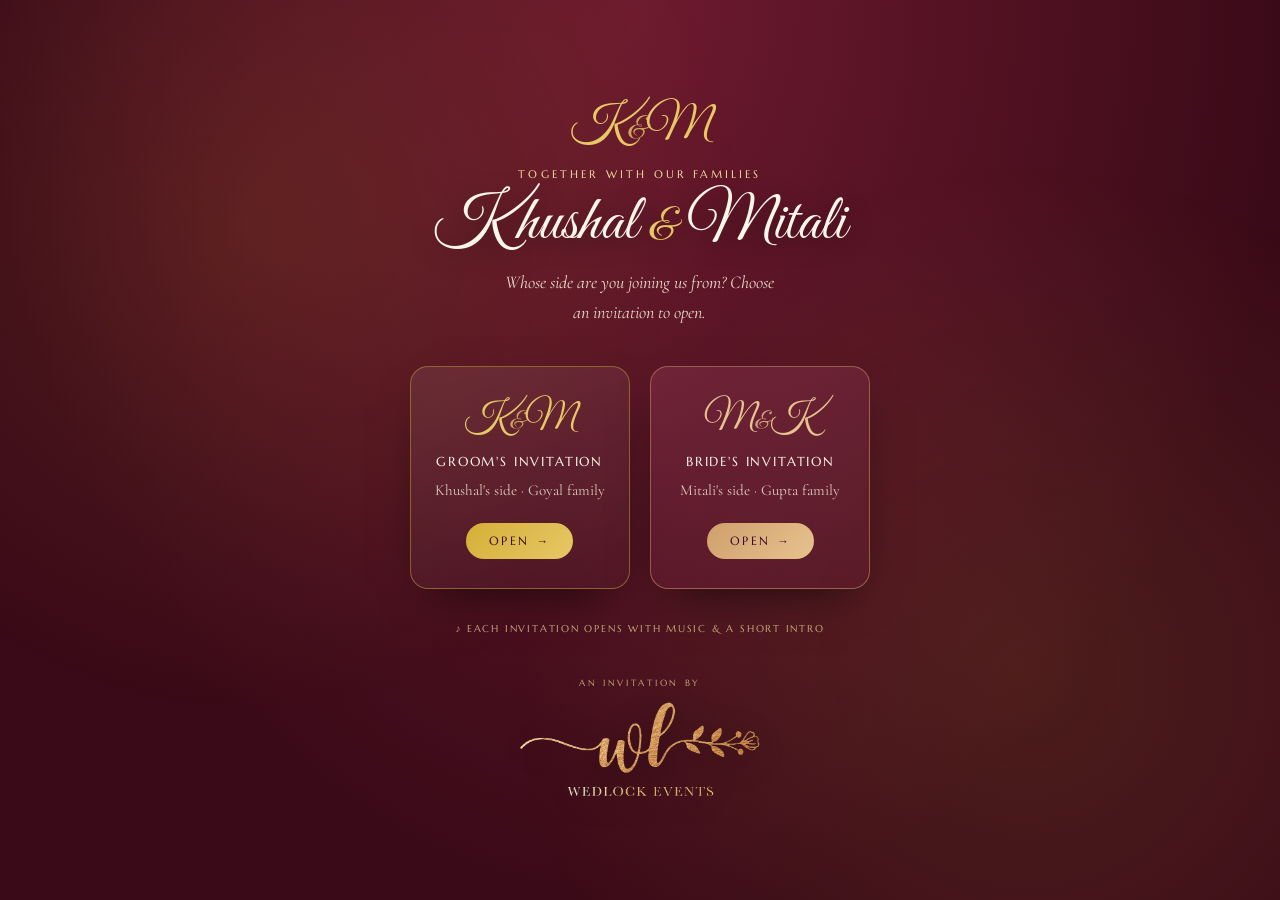
<file: index.html>
<!DOCTYPE html>
<html lang="en">
<head>
  <meta charset="UTF-8" />
  <meta name="viewport" content="width=device-width, initial-scale=1.0" />
  <meta name="theme-color" content="#4a0e1f" />
  <title>Khushal weds Mitali · Choose your invitation</title>
  <meta name="description" content="Together with their families, Khushal & Mitali (Navya) joyfully invite you to celebrate their wedding. Open the groom's or the bride's invitation." />

  <!-- Social preview -->
  <meta property="og:title" content="Khushal weds Mitali — You're Invited" />
  <meta property="og:description" content="A premium digital wedding invitation. Open the groom's or the bride's side." />
  <meta property="og:type" content="website" />

  <!-- Fonts -->
  <link rel="preconnect" href="https://fonts.googleapis.com" />
  <link rel="preconnect" href="https://fonts.gstatic.com" crossorigin />
  <link href="https://fonts.googleapis.com/css2?family=Cormorant+Garamond:ital,wght@0,300;0,400;0,500;0,600;1,400&family=Great+Vibes&family=Marcellus&family=Tangerine:wght@400;700&display=swap" rel="stylesheet" />

  <link rel="stylesheet" href="css/style.css" />
  <link rel="icon" href="assets/favicon.svg" type="image/svg+xml" />

  <!-- Legacy + query handling: old ?bride=1 / ?side= links jump straight to
       the right sub-page, and any remaining query (e.g. ?rsvp=1) is carried
       onto whichever invitation the visitor opens. -->
  <script>
    (function () {
      try {
        var p = new URLSearchParams(window.location.search);
        var b = p.get("bride");
        var side = (p.get("side") || "").toLowerCase();
        var go =
          (side === "bride" || (b !== null && !/^(0|false|no|off)$/i.test(b.trim()))) ? "bride" :
          (side === "groom" || b !== null) ? "groom" : "";
        p.delete("side"); p.delete("bride");
        var rest = p.toString();
        var suffix = rest ? ("?" + rest) : "";
        if (go) {
          window.location.replace((go === "bride" ? "MitaliWedsKhushal/" : "KhushalWedsMitali/") + suffix);
          return;
        }
        if (suffix) {
          document.addEventListener("DOMContentLoaded", function () {
            var links = document.querySelectorAll("a.choice");
            for (var i = 0; i < links.length; i++) {
              links[i].setAttribute("href", links[i].getAttribute("href") + suffix);
            }
          });
        }
      } catch (e) { /* query unparsable — plain links still work */ }
    })();
  </script>

  <style>
    /* ---- Landing / side chooser (self-contained; rides style.css tokens) ---- */
    .chooser-page {
      min-height: 100vh;
      display: grid;
      place-content: center;
      text-align: center;
      padding: 2.2rem 1.25rem;
      color: var(--ivory);
      background: radial-gradient(ellipse at 50% 0%, var(--maroon-700), var(--maroon-900) 72%);
    }
    .chooser-page::before {
      content: "";
      position: fixed; inset: 0; z-index: 0; pointer-events: none;
      background:
        radial-gradient(circle at 20% 25%, rgba(241,165,58,0.12), transparent 40%),
        radial-gradient(circle at 80% 75%, rgba(212,175,55,0.12), transparent 42%);
    }
    .chooser { position: relative; z-index: 1; max-width: 880px; margin: 0 auto; }
    .chooser__mono {
      display: inline-block;
      font-family: var(--font-script);
      font-size: 3rem; line-height: 1;
      color: var(--gold-300);
      margin-bottom: 1rem;
    }
    .chooser__mono span { font-size: 1.9rem; opacity: 0.8; }
    .chooser__pre {
      font-family: var(--font-sans);
      letter-spacing: 0.3em; text-transform: uppercase;
      font-size: 0.66rem; color: var(--gold-200); margin-bottom: 0.5rem;
    }
    .chooser__names {
      font-family: var(--font-script); font-weight: 400;
      font-size: clamp(2.4rem, 9vw, 4rem); line-height: 1.05;
      color: var(--ivory); text-shadow: 0 6px 26px rgba(0,0,0,0.45);
    }
    .chooser__names em { font-style: normal; color: var(--gold-300); font-size: 0.68em; }
    .chooser__sub {
      font-style: italic; color: var(--cream); opacity: 0.9;
      margin: 0.6rem auto 2.4rem; max-width: 36ch;
    }

    .chooser__cards {
      display: grid; gap: 1.3rem;
      grid-template-columns: repeat(2, minmax(0, 1fr));
    }
    .choice {
      position: relative;
      display: flex; flex-direction: column; align-items: center; gap: 0.35rem;
      padding: 2.1rem 1.5rem 1.8rem;
      border-radius: 18px;
      border: 1px solid rgba(212,175,55,0.45);
      background: linear-gradient(160deg, rgba(255,255,255,0.08), rgba(255,255,255,0.02));
      box-shadow: 0 18px 46px -22px rgba(0,0,0,0.75);
      transition: transform 0.35s var(--ease), box-shadow 0.35s var(--ease), border-color 0.35s;
      overflow: hidden;
    }
    .choice::after {
      content: ""; position: absolute; inset: 0;
      background: radial-gradient(circle at 50% 0%, rgba(212,175,55,0.14), transparent 60%);
      opacity: 0; transition: opacity 0.35s;
    }
    .choice:hover, .choice:focus-visible {
      transform: translateY(-5px);
      border-color: var(--gold-300);
      box-shadow: 0 26px 60px -24px rgba(0,0,0,0.85);
      outline: none;
    }
    .choice:hover::after, .choice:focus-visible::after { opacity: 1; }
    .choice__mono {
      font-family: var(--font-script); font-size: 2.4rem; line-height: 1;
      color: var(--gold-300);
    }
    .choice__mono span { font-size: 1.5rem; opacity: 0.8; }
    .choice__title {
      font-family: var(--font-sans);
      letter-spacing: 0.14em; text-transform: uppercase;
      font-size: 0.82rem; color: var(--ivory); margin-top: 0.4rem;
    }
    .choice__name {
      font-family: var(--font-serif); font-size: 0.95rem;
      color: var(--cream); opacity: 0.82;
    }
    .choice__cta {
      margin-top: 0.9rem;
      font-family: var(--font-sans); font-size: 0.72rem;
      letter-spacing: 0.22em; text-transform: uppercase;
      color: var(--maroon-900);
      background: linear-gradient(135deg, var(--gold-400), var(--gold-300));
      padding: 0.55rem 1.4rem; border-radius: 30px;
    }

    /* Bride card: coordinated "rani pink" so the two clearly share a wedding */
    .choice--bride {
      border-color: rgba(207,159,107,0.5);
      background: linear-gradient(160deg, rgba(224,106,156,0.16), rgba(130,32,86,0.14));
    }
    .choice--bride .choice__mono { color: #e7c38f; }
    .choice--bride:hover, .choice--bride:focus-visible { border-color: #e7c38f; }
    .choice--bride:hover::after, .choice--bride:focus-visible::after { opacity: 1; }
    .choice--bride .choice__cta {
      color: #3d0a2b;
      background: linear-gradient(135deg, #cf9f6b, #e7c38f);
    }

    .chooser__note {
      margin-top: 2rem;
      font-family: var(--font-sans); font-size: 0.62rem;
      letter-spacing: 0.18em; text-transform: uppercase;
      color: var(--gold-200); opacity: 0.72;
    }

    .chooser__brand { margin-top: 2.4rem; display: grid; justify-items: center; gap: 0.6rem; }
    .chooser__brand-eyebrow {
      font-family: var(--font-sans);
      letter-spacing: 0.3em; text-transform: uppercase;
      font-size: 0.56rem; color: var(--gold-200); opacity: 0.72;
    }
    .chooser__brand-logo {
      width: min(280px, 66vw); height: auto; opacity: 0.95;
      filter: drop-shadow(0 6px 18px rgba(0, 0, 0, 0.45));
    }

    @media (max-width: 640px) {
      .chooser__cards { grid-template-columns: 1fr; }
    }
    @media (prefers-reduced-motion: reduce) {
      .choice { transition: none; }
    }
  </style>
</head>
<body class="chooser-page">

  <main class="chooser">
    <span class="chooser__mono">K<span>&amp;</span>M</span>
    <p class="chooser__pre">Together with our families</p>
    <h1 class="chooser__names">Khushal <em>&amp;</em> Mitali</h1>
    <p class="chooser__sub">Whose side are you joining us from? Choose an invitation to open.</p>

    <div class="chooser__cards">
      <a class="choice choice--groom" href="KhushalWedsMitali/" aria-label="Open the groom's invitation — Khushal's side">
        <span class="choice__mono">K<span>&amp;</span>M</span>
        <span class="choice__title">Groom's Invitation</span>
        <span class="choice__name">Khushal's side · Goyal family</span>
        <span class="choice__cta">Open →</span>
      </a>

      <a class="choice choice--bride" href="MitaliWedsKhushal/" aria-label="Open the bride's invitation — Mitali's side">
        <span class="choice__mono">M<span>&amp;</span>K</span>
        <span class="choice__title">Bride's Invitation</span>
        <span class="choice__name">Mitali's side · Gupta family</span>
        <span class="choice__cta">Open →</span>
      </a>
    </div>

    <p class="chooser__note">♪ Each invitation opens with music &amp; a short intro</p>

    <div class="chooser__brand">
      <span class="chooser__brand-eyebrow">An invitation by</span>
      <img class="chooser__brand-logo" src="assets/wedlock-logo.png" alt="Wedlock Events" width="900" height="315" />
    </div>
  </main>

</body>
</html>
</file>
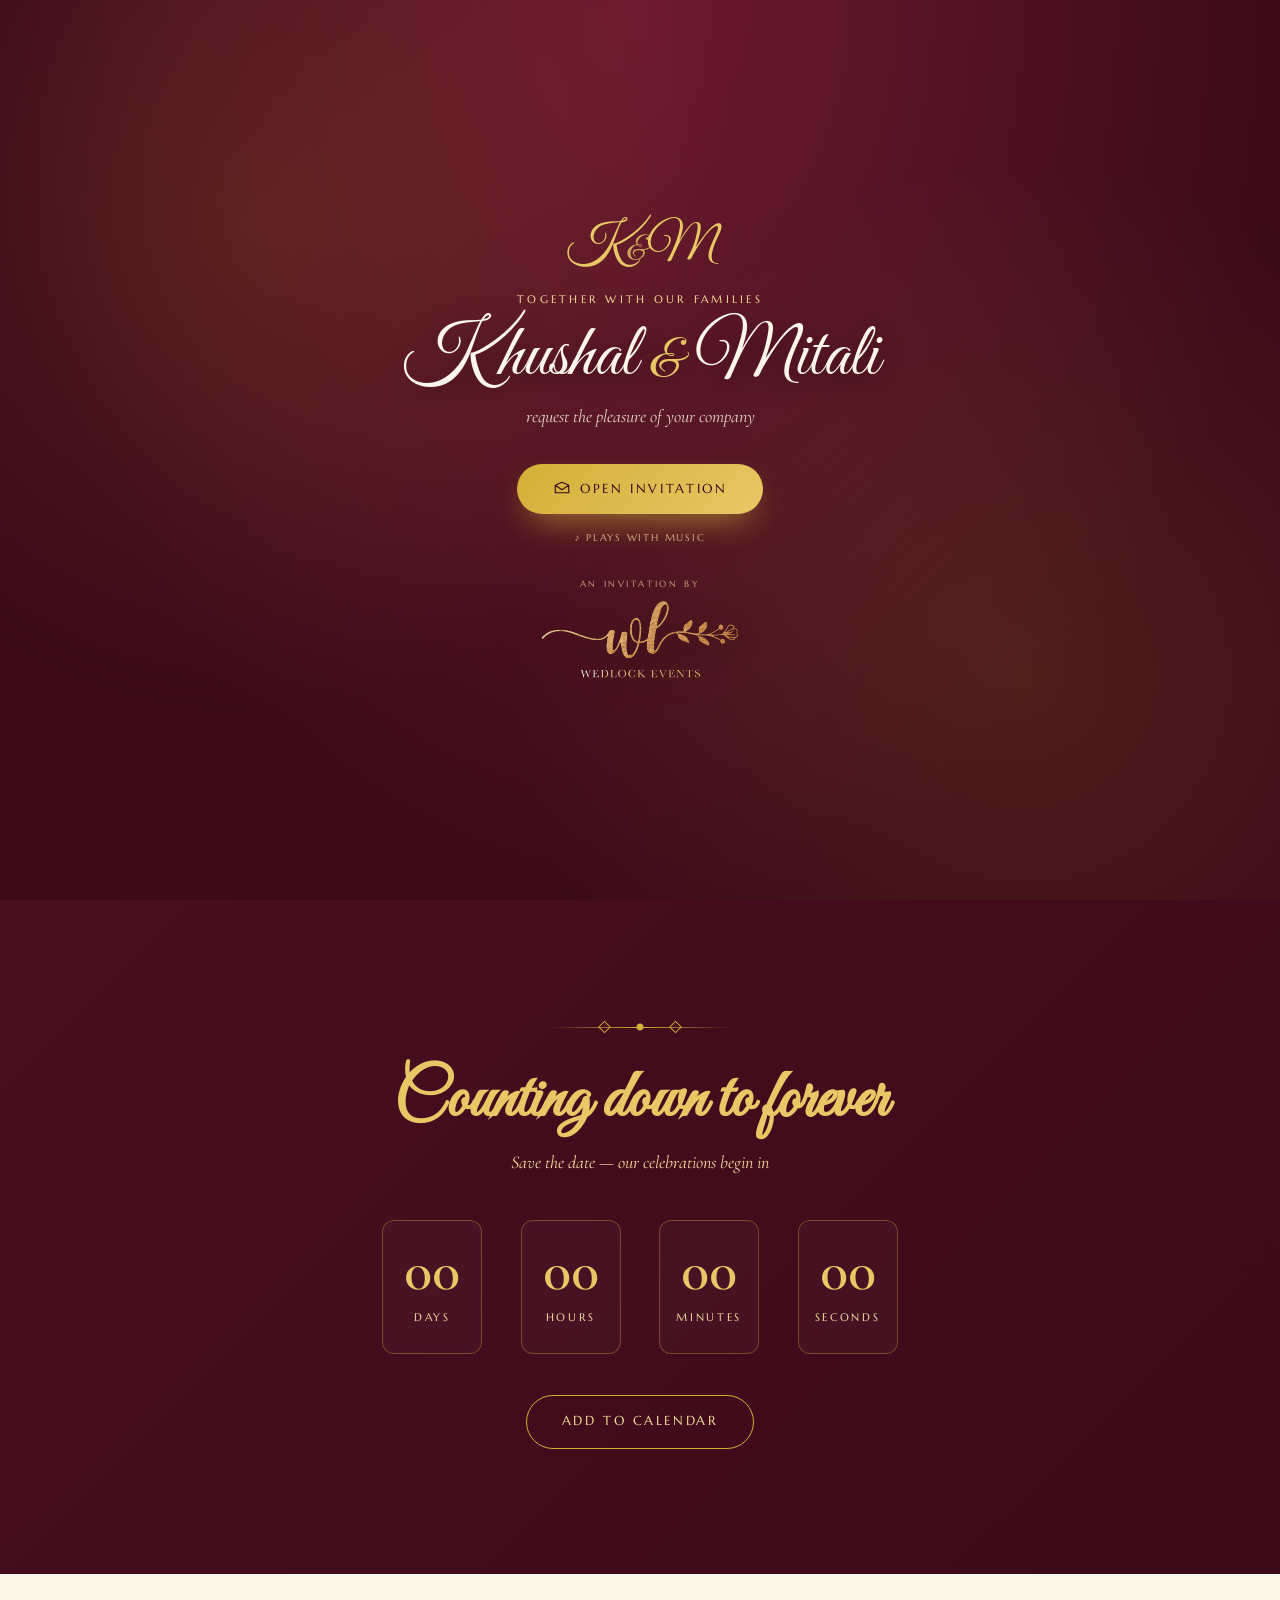
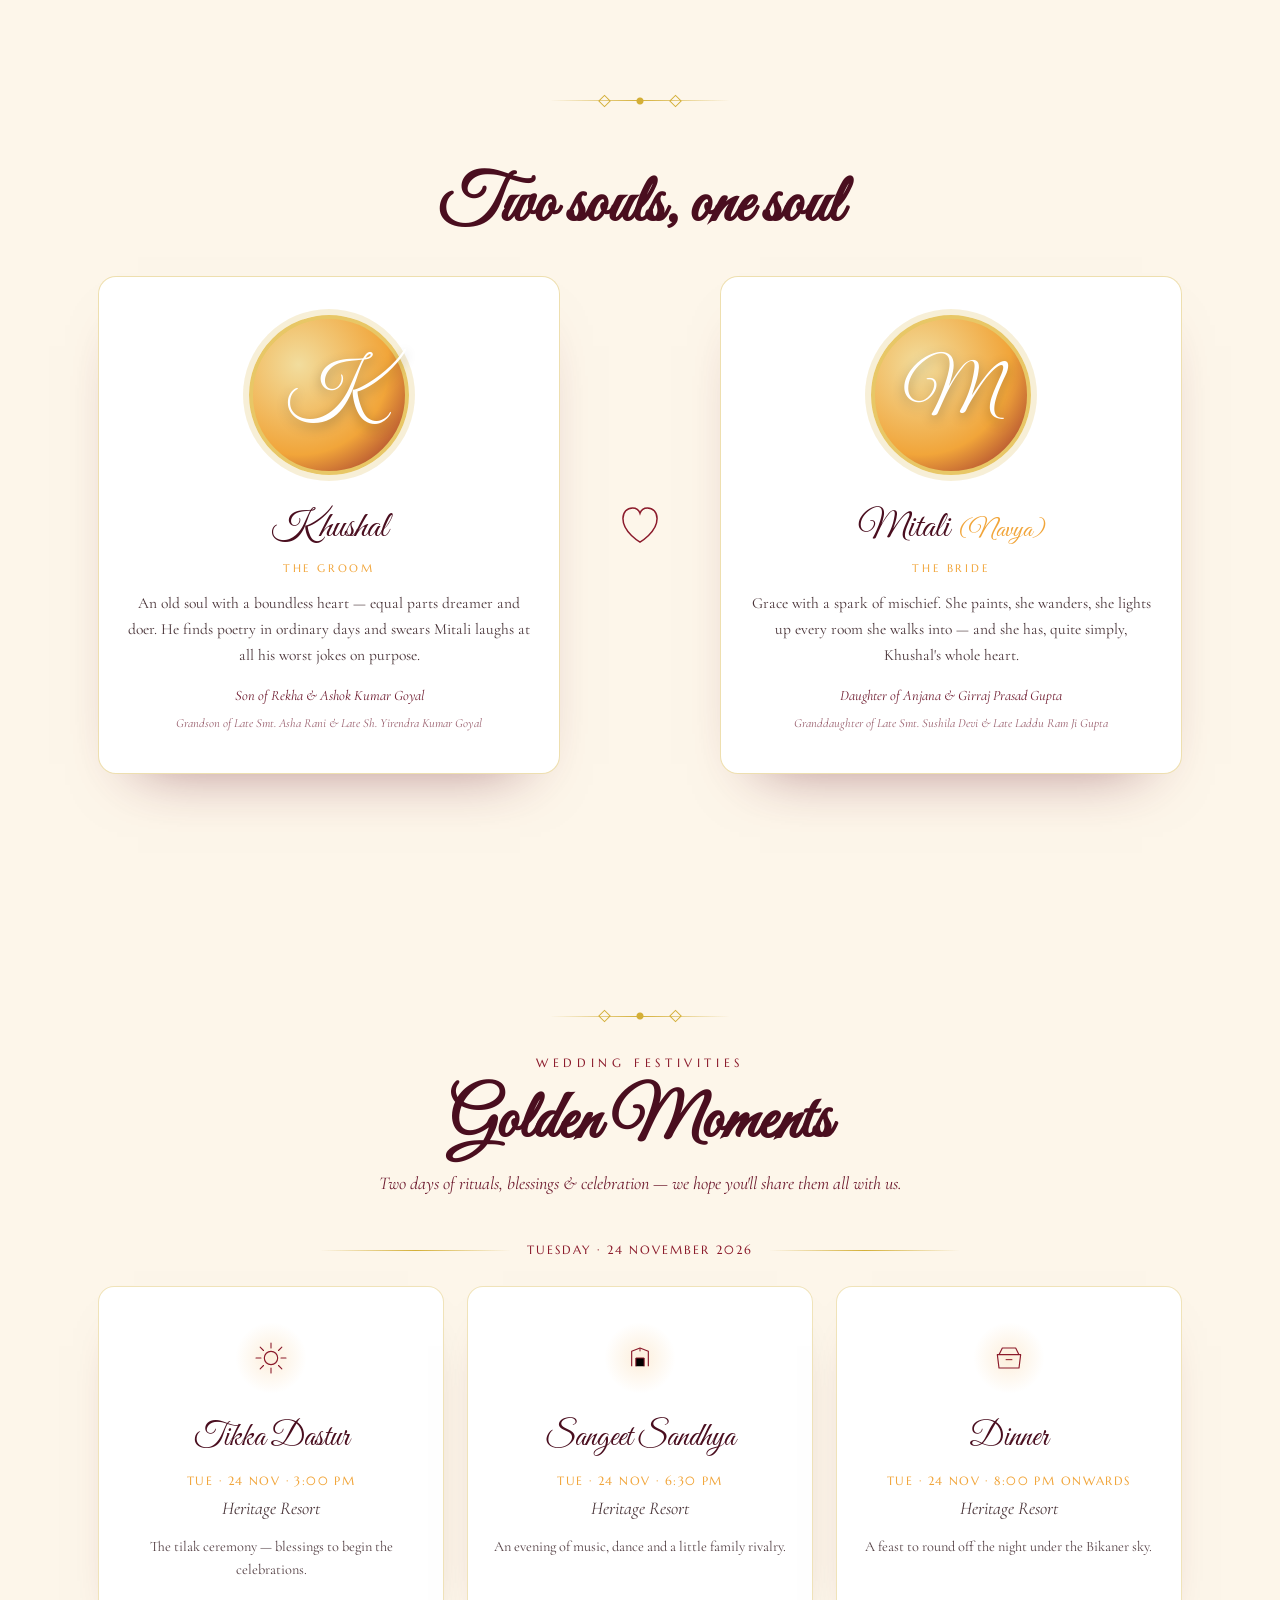
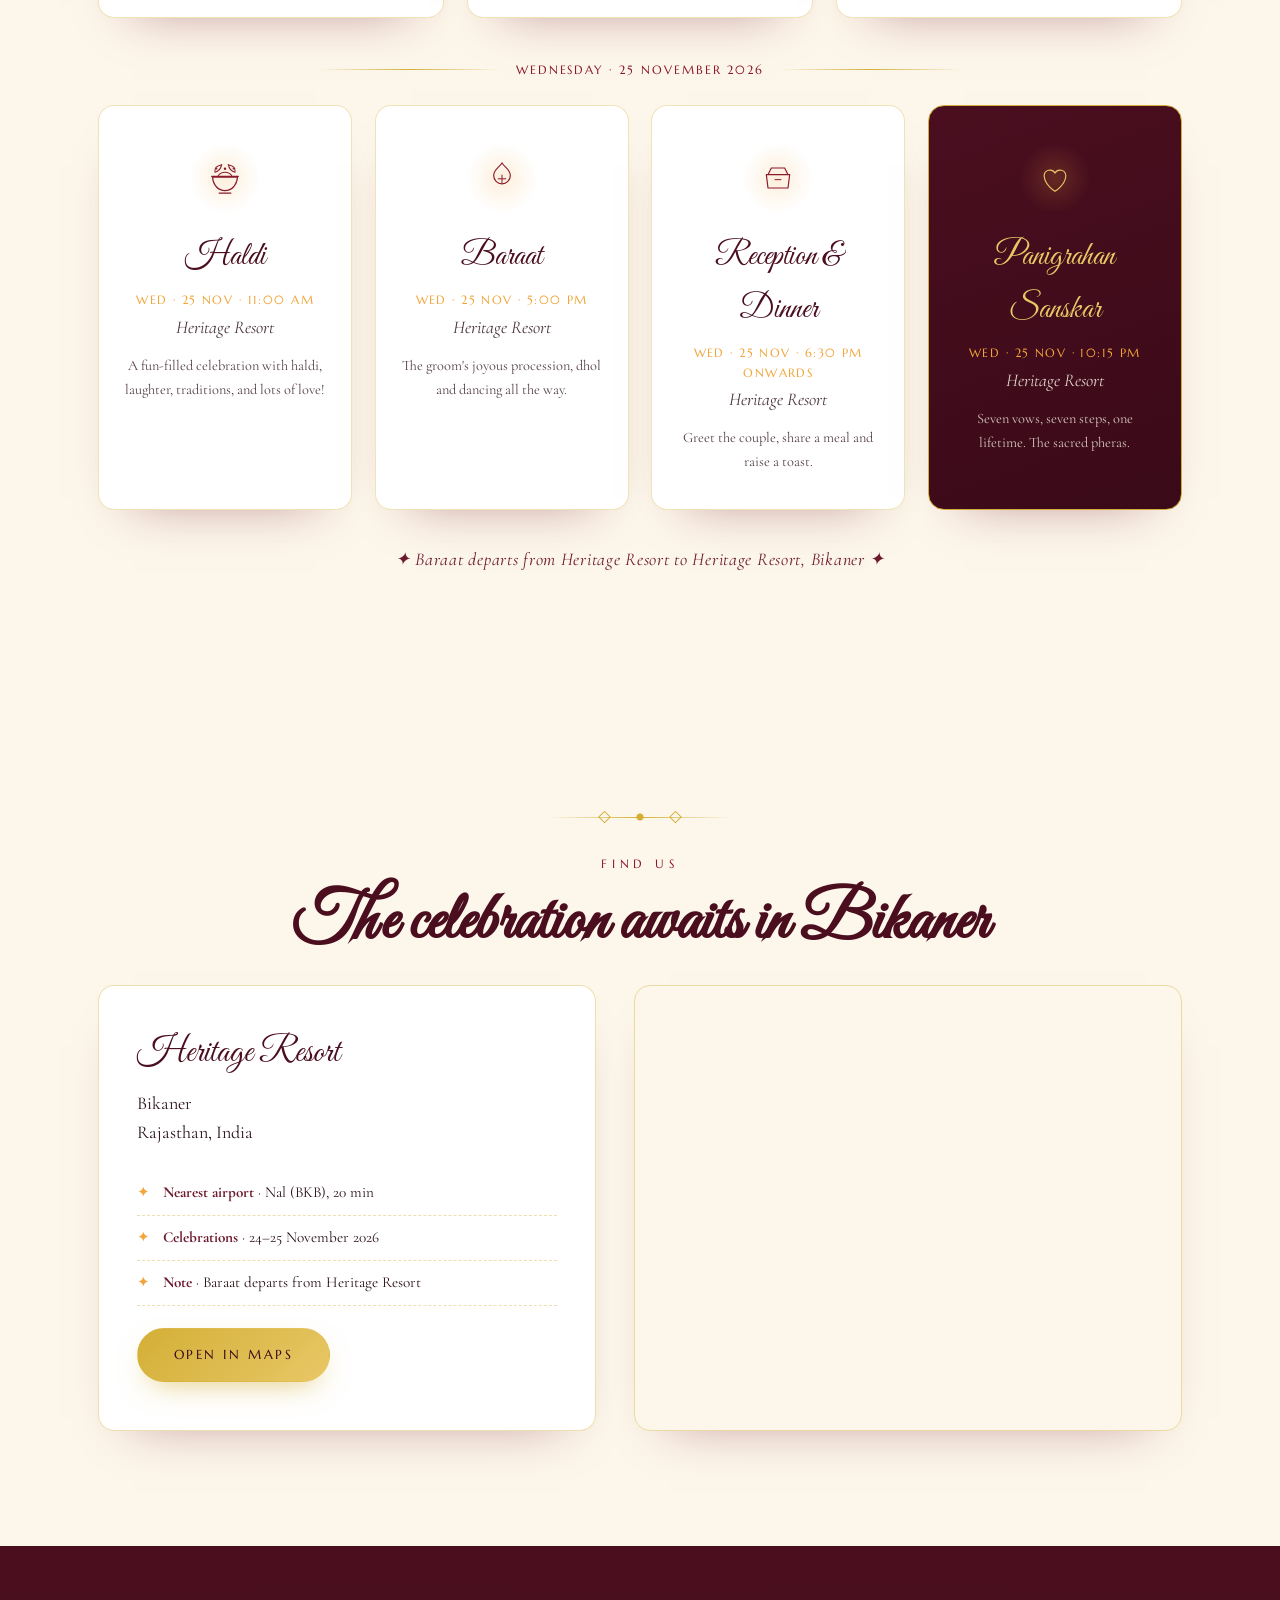
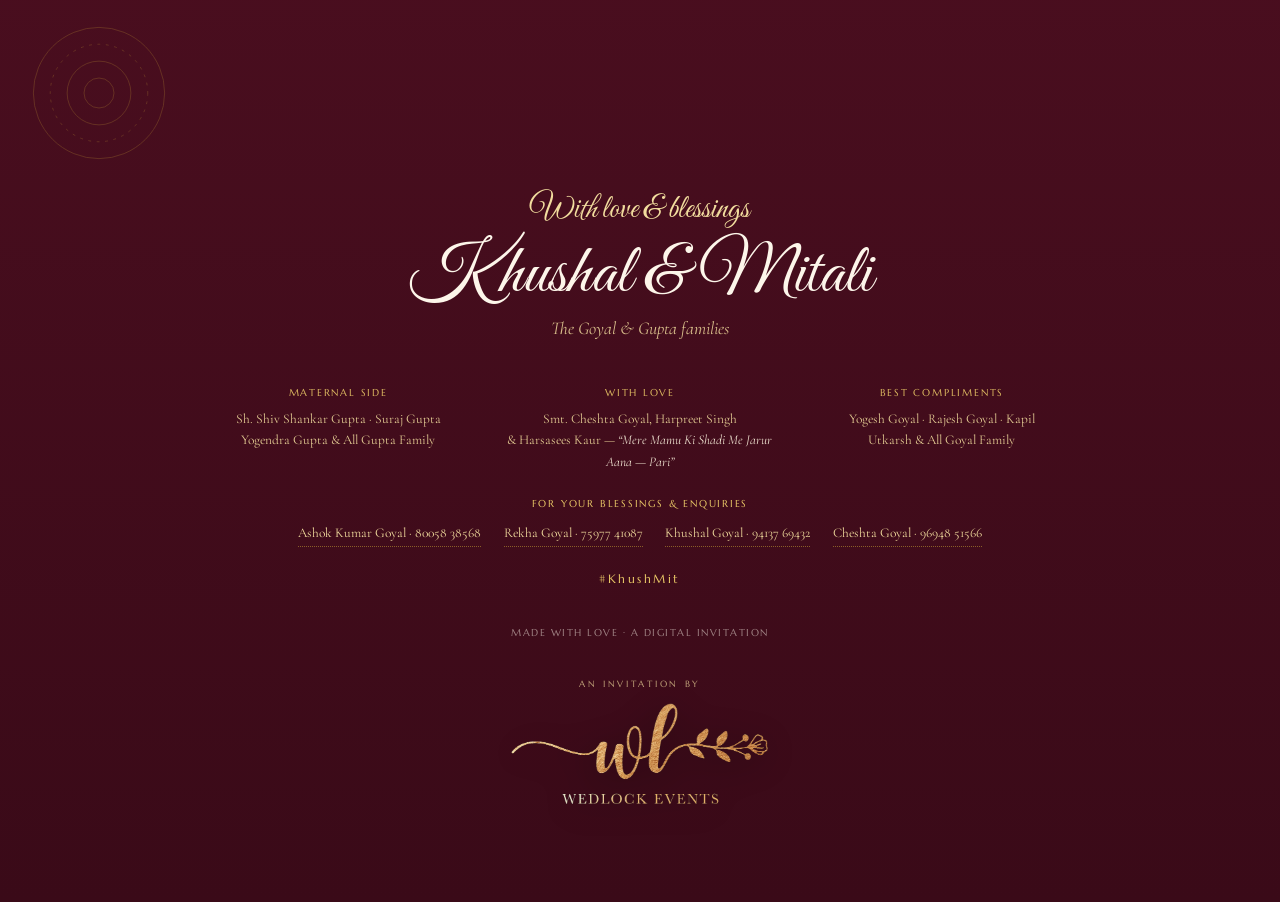
<file: KhushalWedsMitali/index.html>
<!DOCTYPE html>
<html lang="en" data-side="groom">
<head>
  <meta charset="UTF-8" />
  <meta name="viewport" content="width=device-width, initial-scale=1.0" />
  <meta name="theme-color" content="#4a0e1f" />
  <title>Khushal weds Mitali · A Wedding Invitation</title>
  <meta name="description" content="Together with their families, Khushal & Mitali (Navya) joyfully invite you to celebrate their wedding. A cinematic digital invitation." />

  <!-- Social preview -->
  <meta property="og:title" content="Khushal weds Mitali — You're Invited" />
  <meta property="og:description" content="A premium digital wedding invitation. Join us as we begin forever." />
  <meta property="og:type" content="website" />

  <!-- Fonts -->
  <link rel="preconnect" href="https://fonts.googleapis.com" />
  <link rel="preconnect" href="https://fonts.gstatic.com" crossorigin />
  <link href="https://fonts.googleapis.com/css2?family=Cormorant+Garamond:ital,wght@0,300;0,400;0,500;0,600;1,400&family=Great+Vibes&family=Marcellus&family=Tangerine:wght@400;700&display=swap" rel="stylesheet" />

  <link rel="stylesheet" href="../css/style.css" />
  <link rel="icon" href="../assets/favicon.svg" type="image/svg+xml" />
</head>
<body class="is-loading">

  <!-- ====== PRELOADER ====== -->
  <div class="preloader" id="preloader" aria-hidden="true">
    <div class="preloader__mandala">
      <svg viewBox="0 0 120 120" width="120" height="120" aria-hidden="true">
        <g fill="none" stroke="currentColor" stroke-width="1.1">
          <circle cx="60" cy="60" r="54" />
          <circle cx="60" cy="60" r="40" stroke-dasharray="4 5" />
          <circle cx="60" cy="60" r="26" />
          <g class="preloader__petals">
            <!-- petals injected via CSS transforms -->
          </g>
        </g>
      </svg>
    </div>
    <p class="preloader__text">Unfolding our love story<span class="dots"><i>.</i><i>.</i><i>.</i></span></p>
  </div>

  <!-- ====== INTRO / OPEN INVITATION ====== -->
  <div class="intro" id="intro">
    <div class="intro__card">
      <span class="intro__mono">K<span>&amp;</span>M</span>
      <p class="intro__pre">Together with our families</p>
      <h1 class="intro__names">Khushal <em>&amp;</em> Mitali</h1>
      <p class="intro__sub">request the pleasure of your company</p>
      <button class="intro__btn" id="enterBtn" type="button">
        <svg viewBox="0 0 24 24" width="18" height="18" aria-hidden="true"><path d="M3 7l9 6 9-6M3 7v10h18V7M3 7l9-4 9 4" fill="none" stroke="currentColor" stroke-width="1.5" stroke-linejoin="round"/></svg>
        <span>Open Invitation</span>
      </button>
      <p class="intro__hint">♪ plays with music</p>
      <div class="intro__brand">
        <span class="intro__brand-eyebrow">An invitation by</span>
        <img class="intro__brand-logo" src="../assets/wedlock-logo.png" alt="Wedlock Events" width="900" height="315" />
      </div>
    </div>
  </div>

  <!-- ====== FALLING PETALS CANVAS ====== -->
  <canvas id="petals" class="petals-canvas" aria-hidden="true"></canvas>

  <!-- ====== NAV ====== -->
  <header class="nav" id="nav">
    <a href="#home" class="nav__brand" aria-label="Home">
      <span class="nav__monogram">K<span>&amp;</span>M</span>
    </a>
    <nav class="nav__links" aria-label="Primary">
      <a href="#couple">The Couple</a>
      <a href="#events">Celebrations</a>
      <a href="#venue">Venue</a>
      <a href="#rsvp" class="nav__cta rsvp-gated">RSVP</a>
    </nav>
    <button class="nav__toggle" id="navToggle" aria-label="Open menu" aria-expanded="false">
      <span></span><span></span><span></span>
    </button>
  </header>

  <!-- Music toggle — kept outside <header> so no ancestor (backdrop-filter /
       transform) can capture its position:fixed; stays pinned bottom-right. -->
  <button class="music-toggle" id="musicToggle" aria-label="Play music" title="Play / pause music">
    <svg class="music-toggle__icon" viewBox="0 0 24 24" width="18" height="18" aria-hidden="true">
      <path d="M9 18V5l12-2v13" fill="none" stroke="currentColor" stroke-width="1.6" stroke-linecap="round" stroke-linejoin="round"/>
      <circle cx="6" cy="18" r="3" fill="none" stroke="currentColor" stroke-width="1.6"/>
      <circle cx="18" cy="16" r="3" fill="none" stroke="currentColor" stroke-width="1.6"/>
    </svg>
    <span class="music-toggle__wave"><i></i><i></i><i></i><i></i></span>
  </button>

  <!-- ====== HERO ====== -->
  <section class="hero" id="home">
    <div class="hero__curtain hero__curtain--left"></div>
    <div class="hero__curtain hero__curtain--right"></div>

    <div class="hero__bg" data-parallax="0.25"></div>
    <div class="hero__vignette"></div>

    <div class="hero__inner">
      <p class="hero__pretext reveal">Together with our families, we invite you to celebrate</p>

      <h1 class="hero__names">
        <span class="hero__name reveal" data-delay="100">Khushal</span>
        <span class="hero__amp reveal" data-delay="250">
          <svg viewBox="0 0 40 40" width="46" height="46" aria-hidden="true">
            <path d="M8 32c0-8 10-10 10-18 0-4-2-6-4-6s-4 2-4 5c0 6 16 14 16 14" fill="none" stroke="currentColor" stroke-width="1.4" stroke-linecap="round"/>
          </svg>
          <em>weds</em>
        </span>
        <span class="hero__name reveal" data-delay="400">Mitali</span>
      </h1>
      <p class="hero__alias reveal" data-delay="520">— lovingly, Navya —</p>

      <div class="hero__divider reveal" data-delay="620">
        <span class="hero__divider-line"></span>
        <svg viewBox="0 0 24 24" width="22" height="22" aria-hidden="true"><path d="M12 2C9 7 4 8 4 13a8 8 0 0 0 16 0c0-5-5-6-8-11z" fill="none" stroke="currentColor" stroke-width="1.3"/></svg>
        <span class="hero__divider-line"></span>
      </div>

      <p class="hero__date reveal" data-delay="720">The Twenty-Fifth of November · Two Thousand Twenty-Six</p>
      <p class="hero__place reveal" data-delay="820">Bikaner · Rajasthan · India</p>

      <a href="#rsvp" class="btn btn--gold reveal rsvp-gated" data-delay="940">Reserve your seat</a>
    </div>

    <a href="#countdown" class="hero__scroll" aria-label="Scroll down">
      <span>scroll</span>
      <span class="hero__scroll-line"></span>
    </a>
  </section>

  <!-- ====== COUNTDOWN ====== -->
  <section class="countdown" id="countdown">
    <div class="section-ornament" aria-hidden="true"></div>
    <h2 class="section-title reveal">Counting down to forever</h2>
    <p class="section-sub reveal">Save the date — our celebrations begin in</p>
    <div class="countdown__grid" id="countdownGrid" role="timer" aria-live="polite">
      <div class="countdown__cell reveal"><span class="countdown__num" data-unit="days">00</span><span class="countdown__label">Days</span></div>
      <div class="countdown__cell reveal" data-delay="120"><span class="countdown__num" data-unit="hours">00</span><span class="countdown__label">Hours</span></div>
      <div class="countdown__cell reveal" data-delay="240"><span class="countdown__num" data-unit="minutes">00</span><span class="countdown__label">Minutes</span></div>
      <div class="countdown__cell reveal" data-delay="360"><span class="countdown__num" data-unit="seconds">00</span><span class="countdown__label">Seconds</span></div>
    </div>
    <a href="../assets/khushal-mitali.ics" download class="btn btn--ghost reveal" data-delay="480">Add to calendar</a>
  </section>


  <!-- ====== THE COUPLE ====== -->
  <section class="couple" id="couple">
    <div class="section-ornament" aria-hidden="true"></div>
    <p class="section-eyebrow reveal">The Couple</p>
    <h2 class="section-title reveal">Two souls, one soul</h2>

    <div class="couple__grid">
      <article class="couple__card reveal" data-role="groom">
        <div class="couple__photo" data-initial="K" aria-label="Portrait of Khushal"></div>
        <h3 class="couple__name">Khushal</h3>
        <p class="couple__role">The Groom</p>
        <p class="couple__bio">An old soul with a boundless heart — equal parts dreamer and doer. He finds poetry in ordinary days and swears Mitali laughs at all his worst jokes on purpose.</p>
        <p class="couple__parents">Son of Rekha &amp; Ashok Kumar Goyal<br /><span class="couple__grand">Grandson of Late Smt. Asha Rani &amp; Late Sh. Yirendra Kumar Goyal</span></p>
      </article>

      <div class="couple__join reveal" data-delay="150" aria-hidden="true">
        <svg viewBox="0 0 60 60" width="64" height="64"><path d="M30 46s-16-9-16-22c0-6 4-10 9-10 4 0 6 2 7 5 1-3 3-5 7-5 5 0 9 4 9 10 0 13-16 22-16 22z" fill="none" stroke="currentColor" stroke-width="1.4"/></svg>
      </div>

      <article class="couple__card reveal" data-delay="300" data-role="bride">
        <div class="couple__photo" data-initial="M" aria-label="Portrait of Mitali"></div>
        <h3 class="couple__name">Mitali <span class="couple__alias">(Navya)</span></h3>
        <p class="couple__role">The Bride</p>
        <p class="couple__bio">Grace with a spark of mischief. She paints, she wanders, she lights up every room she walks into — and she has, quite simply, Khushal's whole heart.</p>
        <p class="couple__parents">Daughter of Anjana &amp; Girraj Prasad Gupta<br /><span class="couple__grand">Granddaughter of Late Smt. Sushila Devi &amp; Late Laddu Ram Ji Gupta</span></p>
      </article>
    </div>
  </section>

  <!-- ====== EVENTS / CELEBRATIONS ====== -->
  <section class="events" id="events">
    <div class="section-ornament" aria-hidden="true"></div>
    <p class="section-eyebrow reveal">Wedding Festivities</p>
    <h2 class="section-title reveal">Golden Moments</h2>
    <p class="section-sub reveal">Two days of rituals, blessings &amp; celebration — we hope you'll share them all with us.</p>

    <div class="events__day reveal">
      <span class="events__day-line"></span>
      <span class="events__day-label">Tuesday · 24 November 2026</span>
      <span class="events__day-line"></span>
    </div>

    <div class="events__grid">
      <article class="event-card reveal">
        <div class="event-card__icon">
          <svg viewBox="0 0 48 48" width="40" height="40" aria-hidden="true"><circle cx="24" cy="24" r="8" fill="none" stroke="currentColor" stroke-width="1.4"/><g stroke="currentColor" stroke-width="1.3" stroke-linecap="round"><path d="M24 6v6M24 36v6M6 24h6M36 24h6M11 11l4 4M33 33l4 4M37 11l-4 4M15 33l-4 4"/></g></svg>
        </div>
        <h3>Tikka Dastur</h3>
        <p class="event-card__when">Tue · 24 Nov · 3:00 PM</p>
        <p class="event-card__where">Heritage Resort</p>
        <p class="event-card__note">The tilak ceremony — blessings to begin the celebrations.</p>
      </article>

      <article class="event-card reveal" data-delay="120">
        <div class="event-card__icon">
          <svg viewBox="0 0 48 48" width="40" height="40" aria-hidden="true"><path d="M14 34V16l10-4 10 4v18" fill="none" stroke="currentColor" stroke-width="1.4" stroke-linejoin="round"/><path d="M19 34V24h10v10M24 12v4" stroke="currentColor" stroke-width="1.2"/></svg>
        </div>
        <h3>Sangeet Sandhya</h3>
        <p class="event-card__when">Tue · 24 Nov · 6:30 PM</p>
        <p class="event-card__where">Heritage Resort</p>
        <p class="event-card__note">An evening of music, dance and a little family rivalry.</p>
      </article>

      <article class="event-card reveal" data-delay="240">
        <div class="event-card__icon">
          <svg viewBox="0 0 48 48" width="40" height="40" aria-hidden="true"><path d="M12 20l4-8h16l4 8M10 20h28l-2 16H12z" fill="none" stroke="currentColor" stroke-width="1.4" stroke-linejoin="round"/><path d="M20 26h8" stroke="currentColor" stroke-width="1.2"/></svg>
        </div>
        <h3>Dinner</h3>
        <p class="event-card__when">Tue · 24 Nov · 8:00 PM onwards</p>
        <p class="event-card__where">Heritage Resort</p>
        <p class="event-card__note">A feast to round off the night under the Bikaner sky.</p>
      </article>
    </div>

    <div class="events__day reveal">
      <span class="events__day-line"></span>
      <span class="events__day-label">Wednesday · 25 November 2026</span>
      <span class="events__day-line"></span>
    </div>

    <div class="events__grid">
      <article class="event-card reveal">
        <div class="event-card__icon">
            <svg viewBox="0 0 48 48" width="40" height="40" aria-hidden="true">
            <!-- Decorative turmeric leaves -->
            <path d="M12 17c-1-5 3-8 8-9-1 5-3 8-8 9z"
              fill="none" stroke="currentColor" stroke-width="1.3"/>
            <path d="M36 17c1-5-3-8-8-9 1 5 3 8 8 9z"
              fill="none" stroke="currentColor" stroke-width="1.3"/>

            <!-- Haldi bowl -->
            <path d="M9 23h30c-1 10-7 16-15 16S10 33 9 23z"
              fill="none" stroke="currentColor" stroke-width="1.5"
              stroke-linejoin="round"/>

            <!-- Bowl rim -->
            <path d="M8 22h32"
              stroke="currentColor" stroke-width="1.6"
              stroke-linecap="round"/>

            <!-- Turmeric powder -->
            <path d="M16 21c2-3 5-4 8-4s6 1 8 4"
              fill="none" stroke="currentColor" stroke-width="1.3"
              stroke-linecap="round"/>

            <!-- Decorative bowl base -->
            <path d="M17 42h14"
              stroke="currentColor" stroke-width="1.5"
              stroke-linecap="round"/>

            <!-- Small festive accents -->
            <circle cx="24" cy="13" r="1.5" fill="currentColor"/>
            <circle cx="14" cy="13" r="1" fill="currentColor"/>
            <circle cx="34" cy="13" r="1" fill="currentColor"/>
          </svg>
        </div>
        <h3>Haldi</h3>
        <p class="event-card__when">Wed · 25 Nov · 11:00 AM</p>
        <p class="event-card__where">Heritage Resort</p>
        <p class="event-card__note" id="haldiNote">A fun-filled celebration with haldi, laughter, traditions, and lots of love!</p>
      </article>

      <article class="event-card reveal">
        <div class="event-card__icon">
          <svg viewBox="0 0 48 48" width="40" height="40" aria-hidden="true"><path d="M24 6c-4 6-10 8-10 15a10 10 0 0 0 20 0c0-7-6-9-10-15z" fill="none" stroke="currentColor" stroke-width="1.4"/><path d="M24 20v10M19 25h10" stroke="currentColor" stroke-width="1.2"/></svg>
        </div>
        <h3>Baraat</h3>
        <p class="event-card__when">Wed · 25 Nov · 5:00 PM</p>
        <p class="event-card__where">Heritage Resort</p>
        <p class="event-card__note" id="baraatNote">The groom's joyous procession, dhol and dancing all the way.</p>
      </article>

      <article class="event-card reveal" data-delay="120">
        <div class="event-card__icon">
          <svg viewBox="0 0 48 48" width="40" height="40" aria-hidden="true"><path d="M12 20l4-8h16l4 8M10 20h28l-2 16H12z" fill="none" stroke="currentColor" stroke-width="1.4" stroke-linejoin="round"/><path d="M20 26h8" stroke="currentColor" stroke-width="1.2"/></svg>
        </div>
        <h3>Reception &amp; Dinner</h3>
        <p class="event-card__when">Wed · 25 Nov · 6:30 PM onwards</p>
        <p class="event-card__where">Heritage Resort</p>
        <p class="event-card__note">Greet the couple, share a meal and raise a toast.</p>
      </article>

      <article class="event-card event-card--feature reveal" data-delay="240">
        <div class="event-card__icon">
          <svg viewBox="0 0 48 48" width="40" height="40" aria-hidden="true"><path d="M24 40s-13-8-13-19a7 7 0 0 1 13-3 7 7 0 0 1 13 3c0 11-13 19-13 19z" fill="none" stroke="currentColor" stroke-width="1.4"/></svg>
        </div>
        <h3>Panigrahan Sanskar</h3>
        <p class="event-card__when">Wed · 25 Nov · 10:15 PM</p>
        <p class="event-card__where">Heritage Resort</p>
        <p class="event-card__note">Seven vows, seven steps, one lifetime. The sacred pheras.</p>
      </article>
    </div>

    <p class="events__note reveal">✦ Baraat departs from Heritage Resort to Heritage Resort, Bikaner ✦</p>
  </section>

  <!-- ====== VENUE ====== -->
  <section class="venue" id="venue">
    <div class="section-ornament" aria-hidden="true"></div>
    <p class="section-eyebrow reveal">Find Us</p>
    <h2 class="section-title reveal">The celebration awaits in Bikaner</h2>

    <div class="venue__grid">
      <div class="venue__info reveal">
        <h3>Heritage Resort</h3>
        <p>Bikaner<br />Rajasthan, India</p>
        <ul class="venue__list">
          <li><strong>Nearest airport</strong> · Nal (BKB), 20 min</li>
          <li><strong>Celebrations</strong> · 24–25 November 2026</li>
          <li><strong>Note</strong> · Baraat departs from Heritage Resort</li>
        </ul>
        <a class="btn btn--gold" href="https://maps.app.goo.gl/hKt8tGbggPVue2Un8" target="_blank" rel="noopener">Open in Maps</a>
      </div>
      <div class="venue__map reveal" data-delay="150">
        <iframe
          title="Venue location map"
          src="https://www.openstreetmap.org/export/embed.html?bbox=73.4046%2C28.0293%2C73.4166%2C28.0363&layer=mapnik&marker=28.032812%2C73.410598"
          loading="lazy" referrerpolicy="no-referrer-when-downgrade"></iframe>
      </div>
    </div>
  </section>

  <!-- ====== RSVP ====== -->
  <section class="rsvp rsvp-gated" id="rsvp">
    <div class="section-ornament" aria-hidden="true"></div>
    <p class="section-eyebrow reveal">Be There</p>
    <h2 class="section-title reveal">Will you celebrate with us?</h2>
    <p class="section-sub reveal">Kindly send your response by the 15th of November, 2026.</p>

    <form class="rsvp__form reveal" id="rsvpForm" novalidate>
      <div class="field">
        <input type="text" id="guestName" name="guestName" required placeholder=" " />
        <label for="guestName">Your full name</label>
      </div>
      <div class="field">
        <input type="tel" id="guestPhone" name="guestPhone" placeholder=" " />
        <label for="guestPhone">Phone number</label>
      </div>
      <div class="field">
        <select id="attending" name="attending" required>
          <option value="" disabled selected></option>
          <option value="Joyfully accepts">Joyfully accepts</option>
          <option value="Regretfully declines">Regretfully declines</option>
        </select>
        <label for="attending">Will you attend?</label>
      </div>
      <div class="field">
        <input type="number" id="guests" name="guests" min="1" max="20" value="1" placeholder=" " />
        <label for="guests">Number of guests</label>
      </div>
      <div class="field field--full">
        <textarea id="message" name="message" rows="3" placeholder=" "></textarea>
        <label for="message">A note for the couple (optional)</label>
      </div>
      <button type="submit" class="btn btn--gold rsvp__submit">Send my RSVP</button>
      <p class="rsvp__status" id="rsvpStatus" role="status" aria-live="polite"></p>
    </form>
  </section>

  <!-- ====== FOOTER ====== -->
  <footer class="footer">
    <div class="footer__mandala" aria-hidden="true">
      <svg viewBox="0 0 160 160" width="150" height="150"><g fill="none" stroke="currentColor" stroke-width="0.9"><circle cx="80" cy="80" r="70"/><circle cx="80" cy="80" r="52" stroke-dasharray="3 6"/><circle cx="80" cy="80" r="34"/><circle cx="80" cy="80" r="16"/></g></svg>
    </div>
    <p class="footer__script">With love &amp; blessings</p>
    <p class="footer__names">Khushal &amp; Mitali</p>
    <p class="footer__families">The Goyal &amp; Gupta families</p>

    <div class="footer__blessings">
      <div class="footer__bless-col">
        <span class="footer__bless-head">Maternal Side</span>
        Sh. Shiv Shankar Gupta · Suraj Gupta<br />Yogendra Gupta &amp; All Gupta Family
      </div>
      <div class="footer__bless-col">
        <span class="footer__bless-head">With Love</span>
        Smt. Cheshta Goyal, Harpreet Singh<br />&amp; Harsasees Kaur — <em>“Mere Mamu Ki Shadi Me Jarur Aana — Pari”</em>
      </div>
      <div class="footer__bless-col">
        <span class="footer__bless-head">Best Compliments</span>
        Yogesh Goyal · Rajesh Goyal · Kapil<br />Utkarsh &amp; All Goyal Family
      </div>
    </div>

    <div class="footer__contact">
      <span class="footer__bless-head">For your blessings &amp; enquiries</span>
      <p class="footer__phones">
        <a href="tel:+918005838568">Ashok Kumar Goyal · 80058 38568</a>
        <a href="tel:+917597741087">Rekha Goyal · 75977 41087</a>
        <a href="tel:+919413769432">Khushal Goyal · 94137 69432</a>
        <a href="tel:+919694851566">Cheshta Goyal · 96948 51566</a>
      </p>
    </div>

    <p class="footer__hash">#KhushMit</p>
    <p class="footer__credit">Made with love · A digital invitation</p>

    <div class="footer__brand">
      <span class="footer__brand-eyebrow">An invitation by</span>
      <img class="footer__brand-logo" src="../assets/wedlock-logo.png" alt="Wedlock Events" width="900" height="315" loading="lazy" />
    </div>
  </footer>

  <!-- Background music (optional, muted by default). Replace src with your own track. -->
  <audio id="bgMusic" loop preload="none">
    <source src="../assets/music.mp3" type="audio/mpeg" />
  </audio>

  <script src="../js/script.js" defer></script>
</body>
</html>
</file>
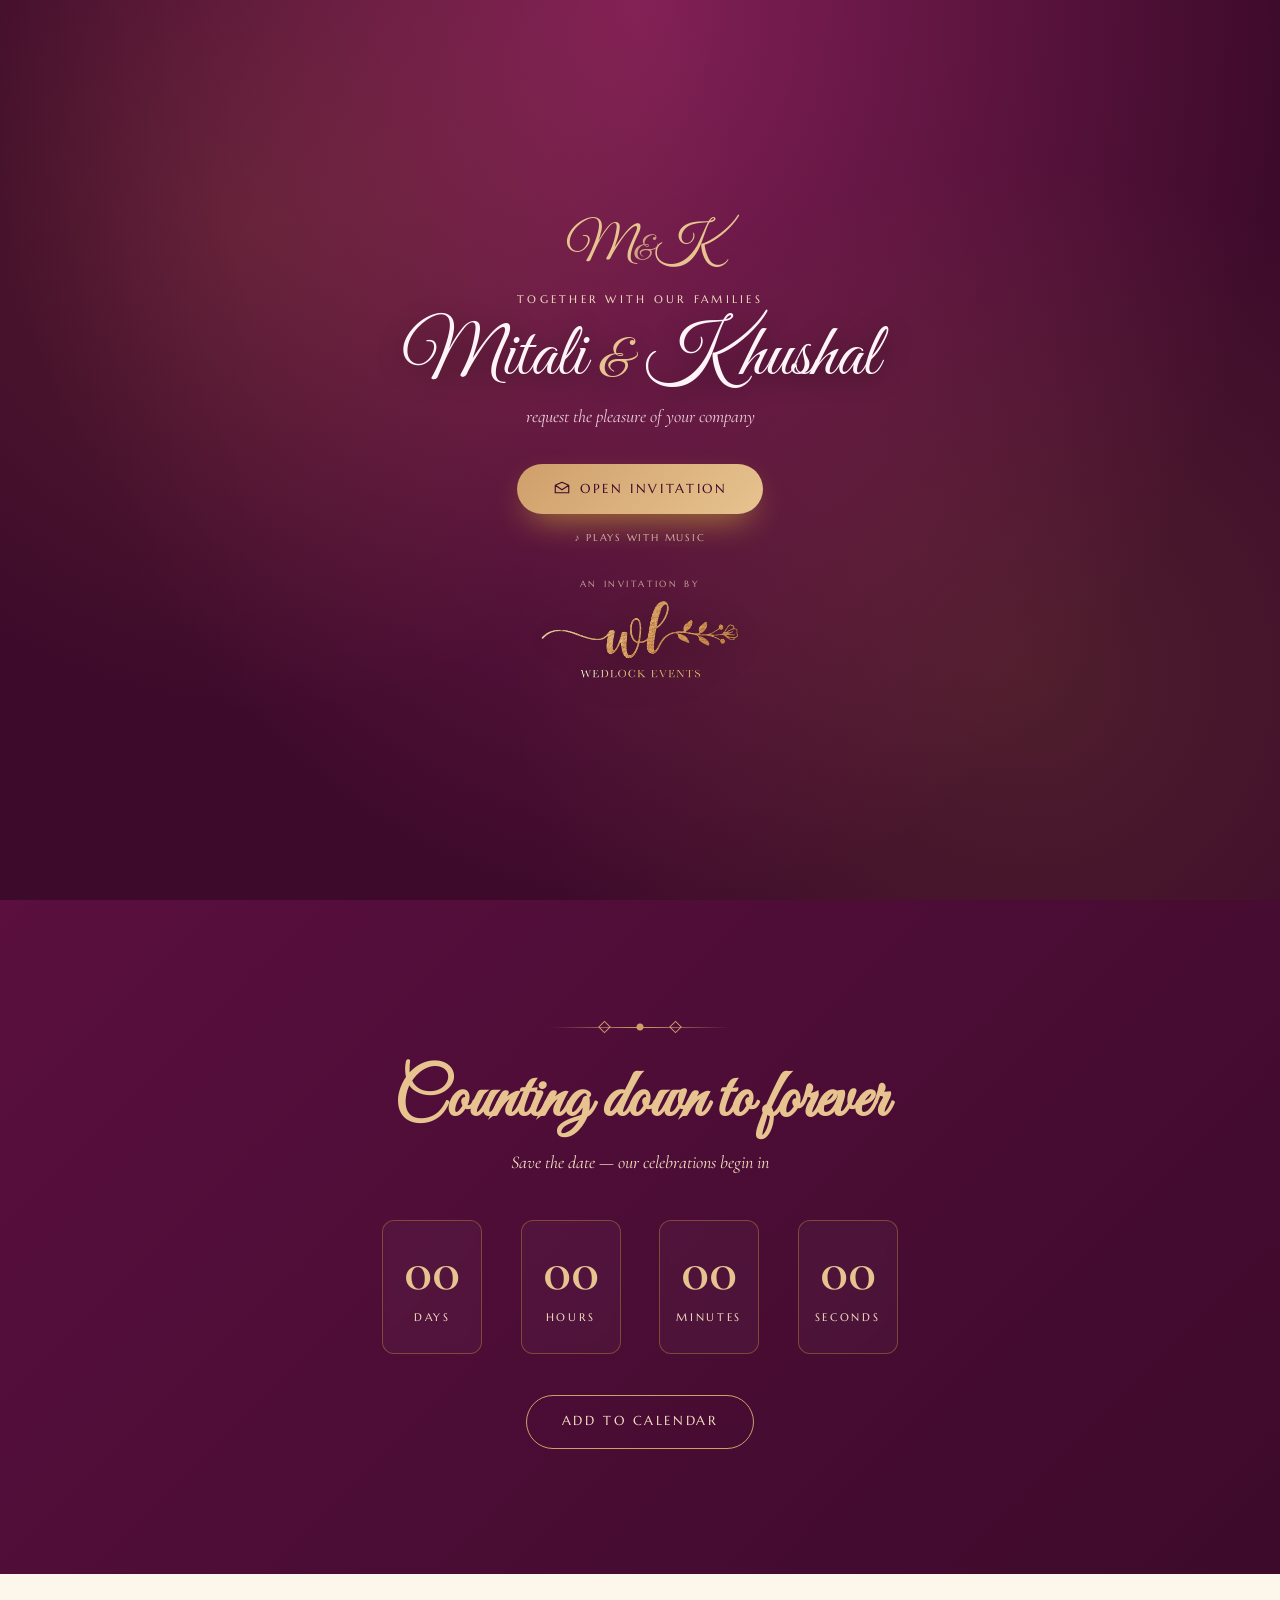
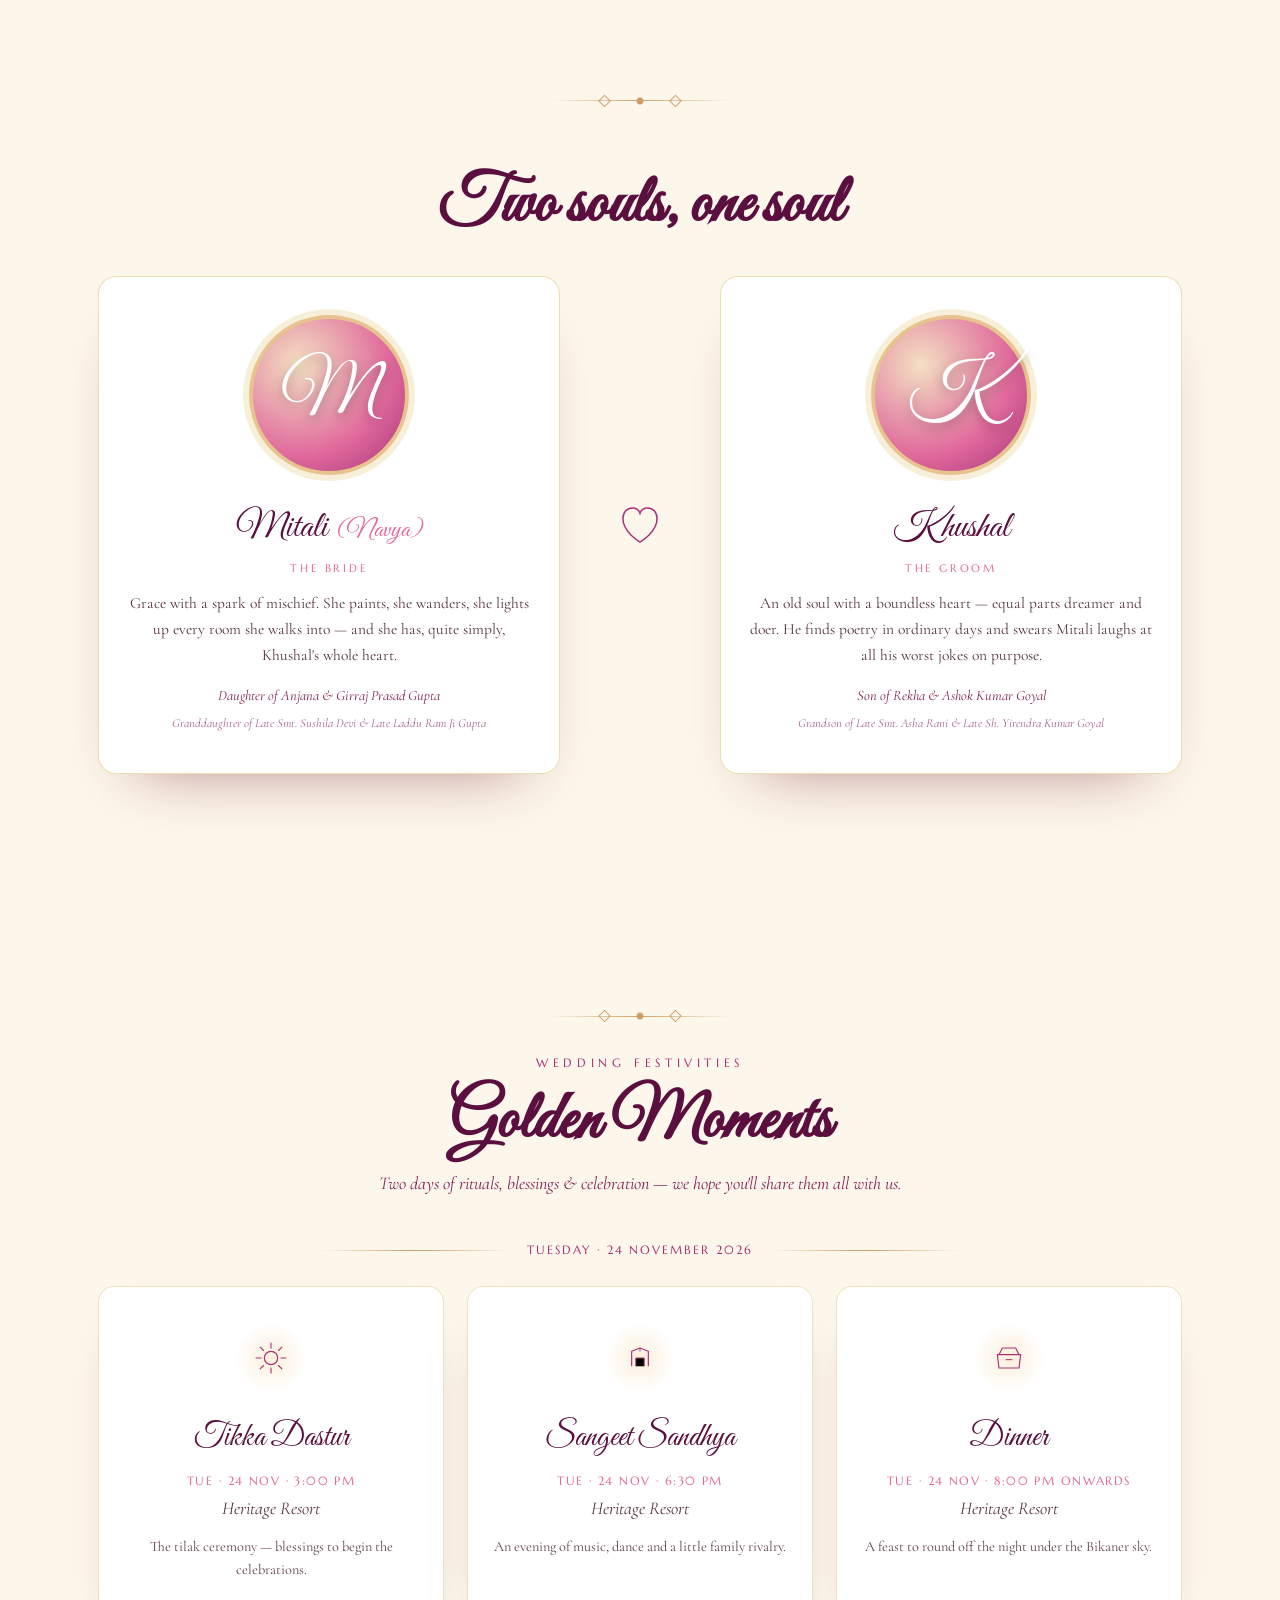
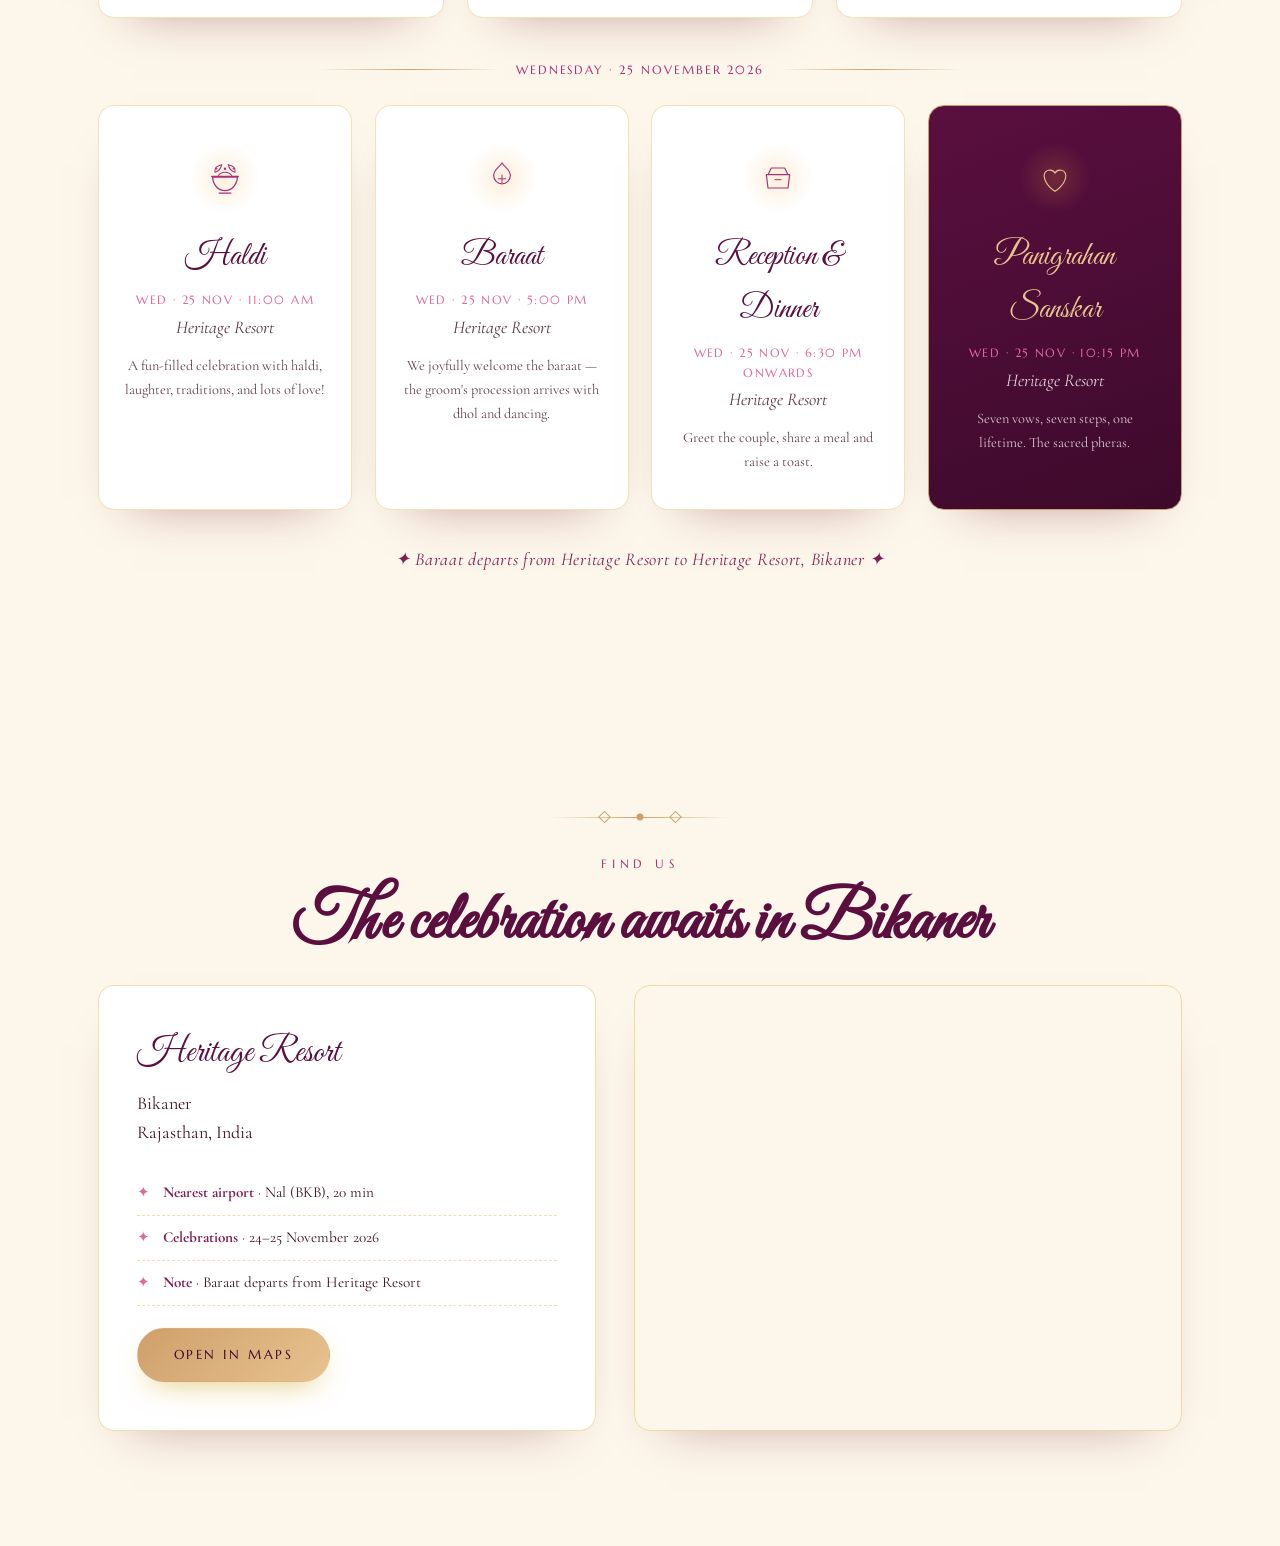
<file: MitaliWedsKhushal/index.html>
<!DOCTYPE html>
<html lang="en" data-side="bride">
<head>
  <meta charset="UTF-8" />
  <meta name="viewport" content="width=device-width, initial-scale=1.0" />
  <meta name="theme-color" content="#5a0f3f" />
  <title>Mitali weds Khushal · A Wedding Invitation</title>
  <meta name="description" content="Together with their families, Mitali (Navya) & Khushal joyfully invite you to celebrate their wedding. A cinematic digital invitation." />

  <!-- Social preview -->
  <meta property="og:title" content="Mitali weds Khushal — You're Invited" />
  <meta property="og:description" content="A premium digital wedding invitation. Join us as we begin forever." />
  <meta property="og:type" content="website" />

  <!-- Fonts -->
  <link rel="preconnect" href="https://fonts.googleapis.com" />
  <link rel="preconnect" href="https://fonts.gstatic.com" crossorigin />
  <link href="https://fonts.googleapis.com/css2?family=Cormorant+Garamond:ital,wght@0,300;0,400;0,500;0,600;1,400&family=Great+Vibes&family=Marcellus&family=Tangerine:wght@400;700&display=swap" rel="stylesheet" />

  <link rel="stylesheet" href="../css/style.css" />
  <link rel="icon" href="../assets/favicon.svg" type="image/svg+xml" />
</head>
<body class="is-loading">

  <!-- ====== PRELOADER ====== -->
  <div class="preloader" id="preloader" aria-hidden="true">
    <div class="preloader__mandala">
      <svg viewBox="0 0 120 120" width="120" height="120" aria-hidden="true">
        <g fill="none" stroke="currentColor" stroke-width="1.1">
          <circle cx="60" cy="60" r="54" />
          <circle cx="60" cy="60" r="40" stroke-dasharray="4 5" />
          <circle cx="60" cy="60" r="26" />
          <g class="preloader__petals">
            <!-- petals injected via CSS transforms -->
          </g>
        </g>
      </svg>
    </div>
    <p class="preloader__text">Unfolding our love story<span class="dots"><i>.</i><i>.</i><i>.</i></span></p>
  </div>

  <!-- ====== INTRO / OPEN INVITATION ====== -->
  <div class="intro" id="intro">
    <div class="intro__card">
      <span class="intro__mono">K<span>&amp;</span>M</span>
      <p class="intro__pre">Together with our families</p>
      <h1 class="intro__names">Khushal <em>&amp;</em> Mitali</h1>
      <p class="intro__sub">request the pleasure of your company</p>
      <button class="intro__btn" id="enterBtn" type="button">
        <svg viewBox="0 0 24 24" width="18" height="18" aria-hidden="true"><path d="M3 7l9 6 9-6M3 7v10h18V7M3 7l9-4 9 4" fill="none" stroke="currentColor" stroke-width="1.5" stroke-linejoin="round"/></svg>
        <span>Open Invitation</span>
      </button>
      <p class="intro__hint">♪ plays with music</p>
      <div class="intro__brand">
        <span class="intro__brand-eyebrow">An invitation by</span>
        <img class="intro__brand-logo" src="../assets/wedlock-logo.png" alt="Wedlock Events" width="900" height="315" />
      </div>
    </div>
  </div>

  <!-- ====== FALLING PETALS CANVAS ====== -->
  <canvas id="petals" class="petals-canvas" aria-hidden="true"></canvas>

  <!-- ====== NAV ====== -->
  <header class="nav" id="nav">
    <a href="#home" class="nav__brand" aria-label="Home">
      <span class="nav__monogram">K<span>&amp;</span>M</span>
    </a>
    <nav class="nav__links" aria-label="Primary">
      <a href="#couple">The Couple</a>
      <a href="#events">Celebrations</a>
      <a href="#venue">Venue</a>
      <a href="#rsvp" class="nav__cta rsvp-gated">RSVP</a>
    </nav>
    <button class="nav__toggle" id="navToggle" aria-label="Open menu" aria-expanded="false">
      <span></span><span></span><span></span>
    </button>
  </header>

  <!-- Music toggle — kept outside <header> so no ancestor (backdrop-filter /
       transform) can capture its position:fixed; stays pinned bottom-right. -->
  <button class="music-toggle" id="musicToggle" aria-label="Play music" title="Play / pause music">
    <svg class="music-toggle__icon" viewBox="0 0 24 24" width="18" height="18" aria-hidden="true">
      <path d="M9 18V5l12-2v13" fill="none" stroke="currentColor" stroke-width="1.6" stroke-linecap="round" stroke-linejoin="round"/>
      <circle cx="6" cy="18" r="3" fill="none" stroke="currentColor" stroke-width="1.6"/>
      <circle cx="18" cy="16" r="3" fill="none" stroke="currentColor" stroke-width="1.6"/>
    </svg>
    <span class="music-toggle__wave"><i></i><i></i><i></i><i></i></span>
  </button>

  <!-- ====== HERO ====== -->
  <section class="hero" id="home">
    <div class="hero__curtain hero__curtain--left"></div>
    <div class="hero__curtain hero__curtain--right"></div>

    <div class="hero__bg" data-parallax="0.25"></div>
    <div class="hero__vignette"></div>

    <div class="hero__inner">
      <p class="hero__pretext reveal">Together with our families, we invite you to celebrate</p>

      <h1 class="hero__names">
        <span class="hero__name reveal" data-delay="100">Khushal</span>
        <p class="hero__alias reveal" data-delay="520">— lovingly, Navya —</p>
        <span class="hero__amp reveal" data-delay="250">
          <svg viewBox="0 0 40 40" width="46" height="46" aria-hidden="true">
            <path d="M8 32c0-8 10-10 10-18 0-4-2-6-4-6s-4 2-4 5c0 6 16 14 16 14" fill="none" stroke="currentColor" stroke-width="1.4" stroke-linecap="round"/>
          </svg>
          <em>weds</em>
        </span>
        <span class="hero__name reveal" data-delay="400">Mitali</span>
      </h1>

      <div class="hero__divider reveal" data-delay="620">
        <span class="hero__divider-line"></span>
        <svg viewBox="0 0 24 24" width="22" height="22" aria-hidden="true"><path d="M12 2C9 7 4 8 4 13a8 8 0 0 0 16 0c0-5-5-6-8-11z" fill="none" stroke="currentColor" stroke-width="1.3"/></svg>
        <span class="hero__divider-line"></span>
      </div>

      <p class="hero__date reveal" data-delay="720">The Twenty-Fifth of November · Two Thousand Twenty-Six</p>
      <p class="hero__place reveal" data-delay="820">Bikaner · Rajasthan · India</p>

      <a href="#rsvp" class="btn btn--gold reveal rsvp-gated" data-delay="940">Reserve your seat</a>
    </div>

    <a href="#countdown" class="hero__scroll" aria-label="Scroll down">
      <span>scroll</span>
      <span class="hero__scroll-line"></span>
    </a>
  </section>

  <!-- ====== COUNTDOWN ====== -->
  <section class="countdown" id="countdown">
    <div class="section-ornament" aria-hidden="true"></div>
    <h2 class="section-title reveal">Counting down to forever</h2>
    <p class="section-sub reveal">Save the date — our celebrations begin in</p>
    <div class="countdown__grid" id="countdownGrid" role="timer" aria-live="polite">
      <div class="countdown__cell reveal"><span class="countdown__num" data-unit="days">00</span><span class="countdown__label">Days</span></div>
      <div class="countdown__cell reveal" data-delay="120"><span class="countdown__num" data-unit="hours">00</span><span class="countdown__label">Hours</span></div>
      <div class="countdown__cell reveal" data-delay="240"><span class="countdown__num" data-unit="minutes">00</span><span class="countdown__label">Minutes</span></div>
      <div class="countdown__cell reveal" data-delay="360"><span class="countdown__num" data-unit="seconds">00</span><span class="countdown__label">Seconds</span></div>
    </div>
    <a href="../assets/khushal-mitali.ics" download class="btn btn--ghost reveal" data-delay="480">Add to calendar</a>
  </section>


  <!-- ====== THE COUPLE ====== -->
  <section class="couple" id="couple">
    <div class="section-ornament" aria-hidden="true"></div>
    <p class="section-eyebrow reveal">The Couple</p>
    <h2 class="section-title reveal">Two souls, one soul</h2>

    <div class="couple__grid">
      <article class="couple__card reveal" data-role="groom">
        <div class="couple__photo" data-initial="K" aria-label="Portrait of Khushal"></div>
        <h3 class="couple__name">Khushal</h3>
        <p class="couple__role">The Groom</p>
        <p class="couple__bio">An old soul with a boundless heart — equal parts dreamer and doer. He finds poetry in ordinary days and swears Mitali laughs at all his worst jokes on purpose.</p>
        <p class="couple__parents">Son of Rekha &amp; Ashok Kumar Goyal<br /><span class="couple__grand">Grandson of Late Smt. Asha Rani &amp; Late Sh. Yirendra Kumar Goyal</span></p>
      </article>

      <div class="couple__join reveal" data-delay="150" aria-hidden="true">
        <svg viewBox="0 0 60 60" width="64" height="64"><path d="M30 46s-16-9-16-22c0-6 4-10 9-10 4 0 6 2 7 5 1-3 3-5 7-5 5 0 9 4 9 10 0 13-16 22-16 22z" fill="none" stroke="currentColor" stroke-width="1.4"/></svg>
      </div>

      <article class="couple__card reveal" data-delay="300" data-role="bride">
        <div class="couple__photo" data-initial="M" aria-label="Portrait of Mitali"></div>
        <h3 class="couple__name">Mitali <span class="couple__alias">(Navya)</span></h3>
        <p class="couple__role">The Bride</p>
        <p class="couple__bio">Grace with a spark of mischief. She paints, she wanders, she lights up every room she walks into — and she has, quite simply, Khushal's whole heart.</p>
        <p class="couple__parents">Daughter of Anjana &amp; Girraj Prasad Gupta<br /><span class="couple__grand">Granddaughter of Late Smt. Sushila Devi &amp; Late Laddu Ram Ji Gupta</span></p>
      </article>
    </div>
  </section>

  <!-- ====== EVENTS / CELEBRATIONS ====== -->
  <section class="events" id="events">
    <div class="section-ornament" aria-hidden="true"></div>
    <p class="section-eyebrow reveal">Wedding Festivities</p>
    <h2 class="section-title reveal">Golden Moments</h2>
    <p class="section-sub reveal">Two days of rituals, blessings &amp; celebration — we hope you'll share them all with us.</p>

    <div class="events__day reveal">
      <span class="events__day-line"></span>
      <span class="events__day-label">Tuesday · 24 November 2026</span>
      <span class="events__day-line"></span>
    </div>

    <div class="events__grid">
      <article class="event-card reveal">
        <div class="event-card__icon">
          <svg viewBox="0 0 48 48" width="40" height="40" aria-hidden="true"><circle cx="24" cy="24" r="8" fill="none" stroke="currentColor" stroke-width="1.4"/><g stroke="currentColor" stroke-width="1.3" stroke-linecap="round"><path d="M24 6v6M24 36v6M6 24h6M36 24h6M11 11l4 4M33 33l4 4M37 11l-4 4M15 33l-4 4"/></g></svg>
        </div>
        <h3>Tikka Dastur</h3>
        <p class="event-card__when">Tue · 24 Nov · 3:00 PM</p>
        <p class="event-card__where">Heritage Resort</p>
        <p class="event-card__note">The tilak ceremony — blessings to begin the celebrations.</p>
      </article>

      <article class="event-card reveal" data-delay="120">
        <div class="event-card__icon">
          <svg viewBox="0 0 48 48" width="40" height="40" aria-hidden="true"><path d="M14 34V16l10-4 10 4v18" fill="none" stroke="currentColor" stroke-width="1.4" stroke-linejoin="round"/><path d="M19 34V24h10v10M24 12v4" stroke="currentColor" stroke-width="1.2"/></svg>
        </div>
        <h3>Sangeet Sandhya</h3>
        <p class="event-card__when">Tue · 24 Nov · 6:30 PM</p>
        <p class="event-card__where">Heritage Resort</p>
        <p class="event-card__note">An evening of music, dance and a little family rivalry.</p>
      </article>

      <article class="event-card reveal" data-delay="240">
        <div class="event-card__icon">
          <svg viewBox="0 0 48 48" width="40" height="40" aria-hidden="true"><path d="M12 20l4-8h16l4 8M10 20h28l-2 16H12z" fill="none" stroke="currentColor" stroke-width="1.4" stroke-linejoin="round"/><path d="M20 26h8" stroke="currentColor" stroke-width="1.2"/></svg>
        </div>
        <h3>Dinner</h3>
        <p class="event-card__when">Tue · 24 Nov · 8:00 PM onwards</p>
        <p class="event-card__where">Heritage Resort</p>
        <p class="event-card__note">A feast to round off the night under the Bikaner sky.</p>
      </article>
    </div>

    <div class="events__day reveal">
      <span class="events__day-line"></span>
      <span class="events__day-label">Wednesday · 25 November 2026</span>
      <span class="events__day-line"></span>
    </div>

    <div class="events__grid">
            <article class="event-card reveal">
        <div class="event-card__icon">
            <svg viewBox="0 0 48 48" width="40" height="40" aria-hidden="true">
            <!-- Decorative turmeric leaves -->
            <path d="M12 17c-1-5 3-8 8-9-1 5-3 8-8 9z"
              fill="none" stroke="currentColor" stroke-width="1.3"/>
            <path d="M36 17c1-5-3-8-8-9 1 5 3 8 8 9z"
              fill="none" stroke="currentColor" stroke-width="1.3"/>

            <!-- Haldi bowl -->
            <path d="M9 23h30c-1 10-7 16-15 16S10 33 9 23z"
              fill="none" stroke="currentColor" stroke-width="1.5"
              stroke-linejoin="round"/>

            <!-- Bowl rim -->
            <path d="M8 22h32"
              stroke="currentColor" stroke-width="1.6"
              stroke-linecap="round"/>

            <!-- Turmeric powder -->
            <path d="M16 21c2-3 5-4 8-4s6 1 8 4"
              fill="none" stroke="currentColor" stroke-width="1.3"
              stroke-linecap="round"/>

            <!-- Decorative bowl base -->
            <path d="M17 42h14"
              stroke="currentColor" stroke-width="1.5"
              stroke-linecap="round"/>

            <!-- Small festive accents -->
            <circle cx="24" cy="13" r="1.5" fill="currentColor"/>
            <circle cx="14" cy="13" r="1" fill="currentColor"/>
            <circle cx="34" cy="13" r="1" fill="currentColor"/>
          </svg>
        </div>
        <h3>Haldi</h3>
        <p class="event-card__when">Wed · 25 Nov · 11:00 AM</p>
        <p class="event-card__where">Heritage Resort</p>
        <p class="event-card__note" id="haldiNote">A fun-filled celebration with haldi, laughter, traditions, and lots of love!</p>
      </article>

      <article class="event-card reveal">
        <div class="event-card__icon">
          <svg viewBox="0 0 48 48" width="40" height="40" aria-hidden="true"><path d="M24 6c-4 6-10 8-10 15a10 10 0 0 0 20 0c0-7-6-9-10-15z" fill="none" stroke="currentColor" stroke-width="1.4"/><path d="M24 20v10M19 25h10" stroke="currentColor" stroke-width="1.2"/></svg>
        </div>
        <h3>Baraat</h3>
        <p class="event-card__when">Wed · 25 Nov · 5:00 PM</p>
        <p class="event-card__where">Heritage Resort</p>
        <p class="event-card__note" id="baraatNote">The groom's joyous procession, dhol and dancing all the way.</p>
      </article>

      <article class="event-card reveal" data-delay="120">
        <div class="event-card__icon">
          <svg viewBox="0 0 48 48" width="40" height="40" aria-hidden="true"><path d="M12 20l4-8h16l4 8M10 20h28l-2 16H12z" fill="none" stroke="currentColor" stroke-width="1.4" stroke-linejoin="round"/><path d="M20 26h8" stroke="currentColor" stroke-width="1.2"/></svg>
        </div>
        <h3>Reception &amp; Dinner</h3>
        <p class="event-card__when">Wed · 25 Nov · 6:30 PM onwards</p>
        <p class="event-card__where">Heritage Resort</p>
        <p class="event-card__note">Greet the couple, share a meal and raise a toast.</p>
      </article>

      <article class="event-card event-card--feature reveal" data-delay="240">
        <div class="event-card__icon">
          <svg viewBox="0 0 48 48" width="40" height="40" aria-hidden="true"><path d="M24 40s-13-8-13-19a7 7 0 0 1 13-3 7 7 0 0 1 13 3c0 11-13 19-13 19z" fill="none" stroke="currentColor" stroke-width="1.4"/></svg>
        </div>
        <h3>Panigrahan Sanskar</h3>
        <p class="event-card__when">Wed · 25 Nov · 10:15 PM</p>
        <p class="event-card__where">Heritage Resort</p>
        <p class="event-card__note">Seven vows, seven steps, one lifetime. The sacred pheras.</p>
      </article>
    </div>

    <p class="events__note reveal">✦ Baraat departs from Heritage Resort to Heritage Resort, Bikaner ✦</p>
  </section>

  <!-- ====== VENUE ====== -->
  <section class="venue" id="venue">
    <div class="section-ornament" aria-hidden="true"></div>
    <p class="section-eyebrow reveal">Find Us</p>
    <h2 class="section-title reveal">The celebration awaits in Bikaner</h2>

    <div class="venue__grid">
      <div class="venue__info reveal">
        <h3>Heritage Resort</h3>
        <p>Bikaner<br />Rajasthan, India</p>
        <ul class="venue__list">
          <li><strong>Nearest airport</strong> · Nal (BKB), 20 min</li>
          <li><strong>Celebrations</strong> · 24–25 November 2026</li>
          <li><strong>Note</strong> · Baraat departs from Heritage Resort</li>
        </ul>
        <a class="btn btn--gold" href="https://maps.app.goo.gl/hKt8tGbggPVue2Un8" target="_blank" rel="noopener">Open in Maps</a>
      </div>
      <div class="venue__map reveal" data-delay="150">
        <iframe
          title="Venue location map"
          src="https://www.openstreetmap.org/export/embed.html?bbox=73.4046%2C28.0293%2C73.4166%2C28.0363&layer=mapnik&marker=28.032812%2C73.410598"
          loading="lazy" referrerpolicy="no-referrer-when-downgrade"></iframe>
      </div>
    </div>
  </section>

  <!-- ====== RSVP ====== -->
  <section class="rsvp rsvp-gated" id="rsvp">
    <div class="section-ornament" aria-hidden="true"></div>
    <p class="section-eyebrow reveal">Be There</p>
    <h2 class="section-title reveal">Will you celebrate with us?</h2>
    <p class="section-sub reveal">Kindly send your response by the 15th of November, 2026.</p>

    <form class="rsvp__form reveal" id="rsvpForm" novalidate>
      <div class="field">
        <input type="text" id="guestName" name="guestName" required placeholder=" " />
        <label for="guestName">Your full name</label>
      </div>
      <div class="field">
        <input type="tel" id="guestPhone" name="guestPhone" placeholder=" " />
        <label for="guestPhone">Phone number</label>
      </div>
      <div class="field">
        <select id="attending" name="attending" required>
          <option value="" disabled selected></option>
          <option value="Joyfully accepts">Joyfully accepts</option>
          <option value="Regretfully declines">Regretfully declines</option>
        </select>
        <label for="attending">Will you attend?</label>
      </div>
      <div class="field">
        <input type="number" id="guests" name="guests" min="1" max="20" value="1" placeholder=" " />
        <label for="guests">Number of guests</label>
      </div>
      <div class="field field--full">
        <textarea id="message" name="message" rows="3" placeholder=" "></textarea>
        <label for="message">A note for the couple (optional)</label>
      </div>
      <button type="submit" class="btn btn--gold rsvp__submit">Send my RSVP</button>
      <p class="rsvp__status" id="rsvpStatus" role="status" aria-live="polite"></p>
    </form>
  </section>

  <!-- ====== FOOTER ====== -->
  <!-- <footer class="footer">
    <div class="footer__mandala" aria-hidden="true">
      <svg viewBox="0 0 160 160" width="150" height="150"><g fill="none" stroke="currentColor" stroke-width="0.9"><circle cx="80" cy="80" r="70"/><circle cx="80" cy="80" r="52" stroke-dasharray="3 6"/><circle cx="80" cy="80" r="34"/><circle cx="80" cy="80" r="16"/></g></svg>
    </div>
    <p class="footer__script">With love &amp; blessings</p>
    <p class="footer__names">Khushal &amp; Mitali</p>
    <p class="footer__families">The Goyal &amp; Gupta families</p>

    <div class="footer__blessings">
      <div class="footer__bless-col">
        <span class="footer__bless-head">Maternal Side</span>
        Sh. Shiv Shankar Gupta · Suraj Gupta<br />Yogendra Gupta &amp; All Gupta Family
      </div>
      <div class="footer__bless-col">
        <span class="footer__bless-head">With Love</span>
        Smt. Cheshta Goyal, Harpreet Singh<br />&amp; Harsasees Kaur — <em>“Mere Mamu Ki Shadi Me Jarur Aana — Pari”</em>
      </div>
      <div class="footer__bless-col">
        <span class="footer__bless-head">Best Compliments</span>
        Yogesh Goyal · Rajesh Goyal · Kapil<br />Utkarsh &amp; All Goyal Family
      </div>
    </div>

    <div class="footer__contact">
      <span class="footer__bless-head">For your blessings &amp; enquiries</span>
      <p class="footer__phones">
        <a href="tel:+918005838568">Ashok Kumar Goyal · 80058 38568</a>
        <a href="tel:+917597741087">Rekha Goyal · 75977 41087</a>
        <a href="tel:+919413769432">Khushal Goyal · 94137 69432</a>
        <a href="tel:+919694851566">Cheshta Goyal · 96948 51566</a>
      </p>
    </div>

    <p class="footer__hash">#KhushMit</p>
    <p class="footer__credit">Made with love · A digital invitation</p>

    <div class="footer__brand">
      <span class="footer__brand-eyebrow">An invitation by</span>
      <img class="footer__brand-logo" src="../assets/wedlock-logo.png" alt="Wedlock Events" width="900" height="315" loading="lazy" />
    </div>
  </footer> -->

  <!-- Background music (optional, muted by default). Replace src with your own track. -->
  <audio id="bgMusic" loop preload="none">
    <source src="../assets/music.mp3" type="audio/mpeg" />
  </audio>

  <script src="../js/script.js" defer></script>
</body>
</html>
</file>
<file: css/style.css>
/* ============================================================
   KHUSHAL WEDS MITALI — Premium Wedding Invitation
   Palette: maroon · royal red · gold · ivory · marigold
   ============================================================ */

:root {
  --maroon-900: #3a0a18;
  --maroon-800: #4a0e1f;
  --maroon-700: #6d1a2e;
  --red-600: #8b1a2b;
  --gold-400: #d4af37;
  --gold-300: #e8c766;
  --gold-200: #f2dd9e;
  --marigold: #f1a53a;
  --ivory: #fdf6ea;
  --cream: #faf0dc;
  --ink: #2a1116;

  --bg: var(--ivory);
  --font-script: "Great Vibes", cursive;
  --font-fancy: "Tangerine", cursive;
  --font-serif: "Cormorant Garamond", serif;
  --font-sans: "Marcellus", serif;

  --maxw: 1180px;
  --ease: cubic-bezier(0.22, 1, 0.36, 1);
}

* { box-sizing: border-box; margin: 0; padding: 0; }

html { scroll-behavior: smooth; -webkit-text-size-adjust: 100%; }

body {
  font-family: var(--font-serif);
  color: var(--ink);
  background: var(--bg);
  line-height: 1.65;
  overflow-x: hidden;
  font-size: 18px;
}

body.is-loading { overflow: hidden; height: 100vh; }

img, svg, iframe { display: block; max-width: 100%; }

a { color: inherit; text-decoration: none; }

::selection { background: var(--gold-300); color: var(--maroon-900); }

/* ---------- Decorative background texture ---------- */
body::before {
  content: "";
  position: fixed;
  inset: 0;
  background:
    radial-gradient(circle at 15% 20%, rgba(241, 165, 58, 0.08), transparent 40%),
    radial-gradient(circle at 85% 75%, rgba(109, 26, 46, 0.07), transparent 45%);
  pointer-events: none;
  z-index: 0;
}

/* ============================================================
   PRELOADER
   ============================================================ */
.preloader {
  position: fixed;
  inset: 0;
  z-index: 9999;
  display: grid;
  place-content: center;
  justify-items: center;
  gap: 1.4rem;
  background: radial-gradient(circle at center, var(--maroon-800), var(--maroon-900));
  color: var(--gold-300);
  transition: opacity 0.8s var(--ease), visibility 0.8s;
}
body.preloaded .preloader { opacity: 0; visibility: hidden; }

.preloader__mandala { animation: spin 9s linear infinite; }
@keyframes spin { to { transform: rotate(360deg); } }

.preloader__text {
  font-family: var(--font-sans);
  letter-spacing: 0.35em;
  text-transform: uppercase;
  font-size: 0.72rem;
}
.dots i { animation: blink 1.4s infinite; opacity: 0; }
.dots i:nth-child(2) { animation-delay: 0.2s; }
.dots i:nth-child(3) { animation-delay: 0.4s; }
@keyframes blink { 0%,100%{opacity:0;} 50%{opacity:1;} }

/* ============================================================
   INTRO / OPEN INVITATION
   ============================================================ */
.intro {
  position: fixed;
  inset: 0;
  z-index: 9500;
  display: grid;
  place-content: center;
  text-align: center;
  padding: 1.5rem;
  color: var(--ivory);
  background:
    radial-gradient(ellipse at 50% 0%, var(--maroon-700), var(--maroon-900) 72%);
  transition: opacity 0.9s var(--ease), visibility 0.9s;
}
.intro::before {
  content: "";
  position: absolute; inset: 0;
  background:
    radial-gradient(circle at 20% 25%, rgba(241,165,58,0.12), transparent 40%),
    radial-gradient(circle at 80% 75%, rgba(212,175,55,0.12), transparent 42%);
  pointer-events: none;
}
body.entered .intro { opacity: 0; visibility: hidden; pointer-events: none; }

.intro__card { position: relative; max-width: 560px; animation: introRise 1s var(--ease) both; }
@keyframes introRise { from { opacity: 0; transform: translateY(20px); } to { opacity: 1; transform: none; } }

.intro__mono {
  display: inline-block;
  font-family: var(--font-script);
  font-size: 3.2rem;
  color: var(--gold-300);
  line-height: 1;
  margin-bottom: 1.2rem;
}
.intro__mono span { font-size: 2rem; opacity: 0.8; }
.intro__pre {
  font-family: var(--font-sans);
  letter-spacing: 0.3em;
  text-transform: uppercase;
  font-size: 0.68rem;
  color: var(--gold-200);
  margin-bottom: 0.6rem;
}
.intro__names {
  font-family: var(--font-script);
  font-weight: 400;
  font-size: clamp(2.6rem, 10vw, 4.6rem);
  line-height: 1.05;
  color: var(--ivory);
  text-shadow: 0 6px 26px rgba(0,0,0,0.45);
}
.intro__names em { font-style: normal; color: var(--gold-300); font-size: 0.7em; }
.intro__sub {
  font-style: italic;
  color: var(--cream);
  opacity: 0.88;
  margin: 0.4rem 0 2rem;
}
.intro__btn {
  display: inline-flex;
  align-items: center;
  gap: 0.6rem;
  font-family: var(--font-sans);
  font-size: 0.82rem;
  letter-spacing: 0.2em;
  text-transform: uppercase;
  color: var(--maroon-900);
  background: linear-gradient(135deg, var(--gold-400), var(--gold-300));
  border: none;
  padding: 1rem 2.2rem;
  border-radius: 40px;
  cursor: pointer;
  box-shadow: 0 14px 34px -12px rgba(212,175,55,0.8);
  transition: transform 0.35s var(--ease), box-shadow 0.35s;
  animation: introPulse 2.6s ease-in-out infinite;
}
.intro__btn:hover { transform: translateY(-3px); box-shadow: 0 20px 44px -14px rgba(212,175,55,0.95); }
@keyframes introPulse {
  0%, 100% { box-shadow: 0 14px 34px -12px rgba(212,175,55,0.8); }
  50% { box-shadow: 0 14px 44px -8px rgba(212,175,55,1); }
}
.intro__hint {
  margin-top: 1rem;
  font-family: var(--font-sans);
  letter-spacing: 0.18em;
  text-transform: uppercase;
  font-size: 0.62rem;
  color: var(--gold-200);
  opacity: 0.75;
}
.intro__brand {
  margin-top: 1.9rem;
  display: grid;
  justify-items: center;
  gap: 0.5rem;
}
.intro__brand-eyebrow {
  font-family: var(--font-sans);
  letter-spacing: 0.3em;
  text-transform: uppercase;
  font-size: 0.54rem;
  color: var(--gold-200);
  opacity: 0.7;
}
.intro__brand-logo {
  width: min(230px, 56vw);
  height: auto;
  opacity: 0.92;
  filter: drop-shadow(0 6px 18px rgba(0, 0, 0, 0.4));
}

/* ============================================================
   PETALS CANVAS
   ============================================================ */
.petals-canvas {
  position: fixed;
  inset: 0;
  z-index: 1;
  pointer-events: none;
}

/* ============================================================
   NAV
   ============================================================ */
.nav {
  position: fixed;
  top: 0; left: 0; right: 0;
  z-index: 100;
  display: flex;
  align-items: center;
  justify-content: space-between;
  padding: 1.1rem clamp(1.2rem, 4vw, 3rem);
  transition: background 0.5s var(--ease), padding 0.5s var(--ease), box-shadow 0.5s;
}
.nav.is-scrolled {
  background: rgba(58, 10, 24, 0.92);
  backdrop-filter: blur(10px);
  padding-top: 0.7rem;
  padding-bottom: 0.7rem;
  box-shadow: 0 10px 40px -20px rgba(0,0,0,0.6);
}
.nav__monogram {
  font-family: var(--font-script);
  font-size: 2rem;
  color: var(--gold-300);
  line-height: 1;
}
.nav__monogram span { font-size: 1.3rem; opacity: 0.8; }

.nav__links {
  display: flex;
  gap: clamp(1rem, 2.2vw, 2.1rem);
  align-items: center;
}
.nav__links a {
  font-family: var(--font-sans);
  font-size: 0.82rem;
  letter-spacing: 0.14em;
  text-transform: uppercase;
  color: var(--cream);
  opacity: 0.85;
  position: relative;
  padding: 0.3rem 0;
  transition: opacity 0.3s, color 0.3s;
}
.nav:not(.is-scrolled) .nav__links a { color: var(--ivory); }
.nav__links a::after {
  content: "";
  position: absolute;
  left: 0; bottom: -2px;
  width: 0; height: 1px;
  background: var(--gold-300);
  transition: width 0.4s var(--ease);
}
.nav__links a:hover { opacity: 1; }
.nav__links a:hover::after { width: 100%; }

.nav__cta {
  border: 1px solid var(--gold-400);
  border-radius: 40px;
  padding: 0.45rem 1.2rem !important;
  color: var(--gold-200) !important;
}
.nav__cta:hover { background: var(--gold-400); color: var(--maroon-900) !important; }
.nav__cta::after { display: none; }

.nav__toggle {
  display: none;
  flex-direction: column;
  gap: 5px;
  background: none;
  border: none;
  cursor: pointer;
  padding: 6px;
}
.nav__toggle span {
  width: 26px; height: 2px;
  background: var(--gold-300);
  transition: transform 0.4s var(--ease), opacity 0.3s;
}
.nav.is-open .nav__toggle span:nth-child(1) { transform: translateY(7px) rotate(45deg); }
.nav.is-open .nav__toggle span:nth-child(2) { opacity: 0; }
.nav.is-open .nav__toggle span:nth-child(3) { transform: translateY(-7px) rotate(-45deg); }

/* Music toggle */
.music-toggle {
  position: fixed;
  right: clamp(1.2rem, 4vw, 3rem);
  bottom: 1.6rem;
  z-index: 130;
  width: 48px; height: 48px;
  border-radius: 50%;
  border: 1px solid var(--gold-400);
  background: rgba(58, 10, 24, 0.9);
  color: var(--gold-300);
  display: grid;
  place-content: center;
  cursor: pointer;
  box-shadow: 0 8px 26px -10px rgba(0,0,0,0.6);
  transition: transform 0.3s var(--ease), background 0.3s;
}
.music-toggle:hover { transform: scale(1.08); }
.music-toggle__wave {
  position: absolute;
  inset: 0;
  display: none;
  align-items: center;
  justify-content: center;
  gap: 2px;
}
.music-toggle.is-playing .music-toggle__icon { display: none; }
.music-toggle.is-playing .music-toggle__wave { display: flex; }
.music-toggle__wave i {
  width: 2px; background: var(--gold-300);
  animation: eq 0.9s ease-in-out infinite;
}
.music-toggle__wave i:nth-child(1){ height: 8px; animation-delay: 0s; }
.music-toggle__wave i:nth-child(2){ height: 16px; animation-delay: 0.15s; }
.music-toggle__wave i:nth-child(3){ height: 11px; animation-delay: 0.3s; }
.music-toggle__wave i:nth-child(4){ height: 18px; animation-delay: 0.45s; }
@keyframes eq { 0%,100%{ transform: scaleY(0.4);} 50%{ transform: scaleY(1);} }

/* ============================================================
   BUTTONS
   ============================================================ */
.btn {
  display: inline-block;
  font-family: var(--font-sans);
  font-size: 0.8rem;
  letter-spacing: 0.2em;
  text-transform: uppercase;
  padding: 0.95rem 2.2rem;
  border-radius: 40px;
  cursor: pointer;
  border: 1px solid transparent;
  transition: transform 0.35s var(--ease), box-shadow 0.35s, background 0.35s, color 0.35s;
  position: relative;
  overflow: hidden;
}
.btn--gold {
  background: linear-gradient(135deg, var(--gold-400), var(--gold-300));
  color: var(--maroon-900);
  box-shadow: 0 12px 30px -12px rgba(212, 175, 55, 0.7);
}
.btn--gold:hover { transform: translateY(-3px); box-shadow: 0 18px 40px -14px rgba(212, 175, 55, 0.9); }
.btn--ghost {
  background: transparent;
  color: var(--maroon-800);
  border-color: var(--gold-400);
}
.btn--ghost:hover { background: var(--gold-400); color: var(--maroon-900); transform: translateY(-3px); }

/* ============================================================
   HERO
   ============================================================ */
.hero {
  position: relative;
  min-height: 100vh;
  display: grid;
  place-items: center;
  text-align: center;
  color: var(--ivory);
  overflow: hidden;
  padding: 6rem 1.2rem 4rem;
}
.hero__bg {
  position: absolute;
  inset: -10% 0;
  background:
    linear-gradient(to bottom, rgba(58,10,24,0.55), rgba(58,10,24,0.78)),
    radial-gradient(ellipse at 50% 0%, var(--maroon-700), var(--maroon-900) 70%);
  z-index: 0;
  will-change: transform;
}
.hero__vignette {
  position: absolute; inset: 0; z-index: 1;
  background: radial-gradient(ellipse at center, transparent 45%, rgba(0,0,0,0.45));
  pointer-events: none;
}

/* Opening curtain reveal */
.hero__curtain {
  position: absolute;
  top: 0; bottom: 0;
  width: 52%;
  z-index: 50;
  background:
    repeating-linear-gradient(90deg, var(--maroon-900), var(--maroon-800) 14px, var(--maroon-900) 28px);
  box-shadow: inset 0 0 80px rgba(0,0,0,0.6);
  transition: transform 1.6s var(--ease);
}
.hero__curtain--left { left: 0; }
.hero__curtain--right { right: 0; }
body:not(.is-loading) .hero__curtain--left { transform: translateX(-102%); }
body:not(.is-loading) .hero__curtain--right { transform: translateX(102%); }

.hero__inner { position: relative; z-index: 10; max-width: 820px; }

.hero__pretext {
  font-family: var(--font-sans);
  letter-spacing: 0.3em;
  text-transform: uppercase;
  font-size: clamp(0.65rem, 1.6vw, 0.82rem);
  color: var(--gold-200);
  margin-bottom: 1.4rem;
}
.hero__names {
  display: flex;
  flex-direction: column;
  align-items: center;
  gap: 0.2rem;
  line-height: 1.08;
}
.hero__name {
  font-family: var(--font-script);
  font-size: clamp(3.4rem, 13vw, 8.5rem);
  color: var(--ivory);
  text-shadow: 0 6px 30px rgba(0,0,0,0.5);
}
.hero__amp {
  display: inline-flex;
  flex-direction: column;
  align-items: center;
  color: var(--gold-300);
  margin: 0.15rem 0 0.5rem;
}
.hero__amp em {
  font-family: var(--font-sans);
  font-style: normal;
  font-size: clamp(0.7rem, 2vw, 1rem);
  letter-spacing: 0.4em;
  text-transform: uppercase;
  margin-top: -0.3rem;
}
.hero__alias {
  font-family: var(--font-serif);
  font-style: italic;
  font-size: clamp(1rem, 3vw, 1.4rem);
  color: var(--gold-200);
  margin-top: 0.6rem;
}
.hero__divider {
  display: flex;
  align-items: center;
  justify-content: center;
  gap: 1rem;
  color: var(--gold-300);
  margin: 1.8rem auto;
  max-width: 320px;
}
.hero__divider-line { height: 1px; flex: 1; background: linear-gradient(90deg, transparent, var(--gold-400), transparent); }
.hero__date {
  font-family: var(--font-sans);
  letter-spacing: 0.22em;
  text-transform: uppercase;
  font-size: clamp(0.8rem, 2vw, 1.05rem);
  color: var(--gold-200);
}
.hero__place {
  font-style: italic;
  color: var(--cream);
  opacity: 0.85;
  margin: 0.4rem 0 2rem;
  letter-spacing: 0.05em;
}
.hero__scroll {
  position: absolute;
  bottom: 1.8rem;
  left: 50%;
  transform: translateX(-50%);
  z-index: 10;
  display: flex;
  flex-direction: column;
  align-items: center;
  gap: 0.6rem;
  color: var(--gold-200);
  font-family: var(--font-sans);
  font-size: 0.62rem;
  letter-spacing: 0.35em;
  text-transform: uppercase;
}
.hero__scroll-line { width: 1px; height: 46px; background: linear-gradient(var(--gold-300), transparent); animation: scrollPulse 2s infinite; }
@keyframes scrollPulse { 0%{ transform: scaleY(0.3); opacity: 0.4;} 50%{ transform: scaleY(1); opacity: 1;} 100%{ transform: scaleY(0.3); opacity: 0.4;} }

/* ============================================================
   SHARED SECTION STYLES
   ============================================================ */
section:not(.hero) {
  position: relative;
  z-index: 2;
  padding: clamp(4.5rem, 9vw, 8rem) clamp(1.2rem, 5vw, 3rem);
  max-width: var(--maxw);
  margin: 0 auto;
  text-align: center;
}
.section-eyebrow {
  font-family: var(--font-sans);
  letter-spacing: 0.4em;
  text-transform: uppercase;
  font-size: 0.72rem;
  color: var(--red-600);
  margin-bottom: 0.8rem;
}
.section-title {
  font-family: var(--font-script);
  font-size: clamp(2.4rem, 6vw, 4.2rem);
  color: var(--maroon-800);
  line-height: 1.1;
  margin-bottom: 0.6rem;
}
.section-sub {
  font-style: italic;
  color: var(--maroon-700);
  max-width: 620px;
  margin: 0 auto 2.6rem;
  opacity: 0.9;
}
.section-ornament {
  width: 180px; height: 24px;
  margin: 0 auto 1.6rem;
  background:
    radial-gradient(circle at center, var(--gold-400) 0 3px, transparent 4px),
    linear-gradient(90deg, transparent, var(--gold-400) 50%, transparent);
  background-size: 8px 100%, 100% 1px;
  background-repeat: no-repeat;
  background-position: center, center;
  position: relative;
}
.section-ornament::before, .section-ornament::after {
  content: "";
  position: absolute; top: 50%;
  width: 7px; height: 7px;
  border: 1px solid var(--gold-400);
  transform: translateY(-50%) rotate(45deg);
}
.section-ornament::before { left: 28%; }
.section-ornament::after { right: 28%; }

/* ============================================================
   COUNTDOWN
   ============================================================ */
.countdown {
  background: linear-gradient(135deg, var(--maroon-800), var(--maroon-900));
  max-width: none !important;
  color: var(--ivory);
}
.countdown .section-title { color: var(--gold-300); }
.countdown .section-sub { color: var(--gold-200); }
.countdown__grid {
  display: flex;
  justify-content: center;
  flex-wrap: wrap;
  gap: clamp(0.8rem, 3vw, 2.4rem);
  margin-bottom: 2.6rem;
}
.countdown__cell {
  min-width: 100px;
  padding: 1.4rem 1rem;
  border: 1px solid rgba(212,175,55,0.35);
  border-radius: 12px;
  background: rgba(255,255,255,0.03);
  backdrop-filter: blur(4px);
}
.countdown__num {
  display: block;
  font-family: var(--font-serif);
  font-weight: 600;
  font-size: clamp(2.4rem, 7vw, 3.6rem);
  color: var(--gold-300);
  line-height: 1;
  font-variant-numeric: tabular-nums;
}
.countdown__label {
  font-family: var(--font-sans);
  letter-spacing: 0.25em;
  text-transform: uppercase;
  font-size: 0.66rem;
  color: var(--gold-200);
}
.countdown .btn--ghost { color: var(--gold-200); border-color: var(--gold-400); }
.countdown .btn--ghost:hover { color: var(--maroon-900); }

/* ============================================================
   COUPLE
   ============================================================ */
.couple__grid {
  display: grid;
  grid-template-columns: 1fr auto 1fr;
  align-items: center;
  gap: clamp(1rem, 4vw, 3rem);
  margin-top: 2rem;
}
.couple__card {
  background: #fff;
  border-radius: 18px;
  padding: 2.4rem 1.8rem;
  border: 1px solid rgba(212,175,55,0.4);
  box-shadow: 0 30px 60px -40px rgba(109,26,46,0.6);
  transition: transform 0.5s var(--ease), box-shadow 0.5s;
}
.couple__card:hover { transform: translateY(-8px); box-shadow: 0 40px 70px -40px rgba(109,26,46,0.7); }
.couple__photo {
  width: 160px; height: 160px;
  border-radius: 50%;
  margin: 0 auto 1.4rem;
  background:
    radial-gradient(circle at 30% 30%, var(--gold-200), var(--marigold) 60%, var(--red-600));
  display: grid;
  place-content: center;
  border: 4px solid var(--gold-300);
  box-shadow: 0 0 0 6px rgba(212,175,55,0.2);
  position: relative;
}
.couple__photo::after {
  content: attr(data-initial);
  font-family: var(--font-script);
  font-size: 4.5rem;
  color: #fff;
  text-shadow: 0 4px 12px rgba(0,0,0,0.3);
}
.couple__name {
  font-family: var(--font-script);
  font-size: 2.3rem;
  color: var(--maroon-800);
  font-weight: 400;
}
.couple__role {
  font-family: var(--font-sans);
  letter-spacing: 0.25em;
  text-transform: uppercase;
  font-size: 0.7rem;
  color: var(--marigold);
  margin-bottom: 0.9rem;
}
.couple__bio { font-size: 0.97rem; opacity: 0.86; margin-bottom: 1rem; }
.couple__parents { font-style: italic; color: var(--maroon-700); font-size: 0.9rem; }
.couple__join { color: var(--red-600); animation: beat 1.8s ease-in-out infinite; }
@keyframes beat { 0%,100%{ transform: scale(1);} 25%{ transform: scale(1.12);} 40%{ transform: scale(1);} }

/* ============================================================
   EVENTS
   ============================================================ */
.events__grid {
  display: grid;
  grid-template-columns: repeat(auto-fit, minmax(210px, 1fr));
  gap: 1.4rem;
  margin-top: 1rem;
  text-align: center;
}
.event-card {
  background: #fff;
  border-radius: 16px;
  padding: 2.2rem 1.5rem;
  border: 1px solid rgba(212,175,55,0.35);
  box-shadow: 0 24px 50px -36px rgba(109,26,46,0.55);
  transition: transform 0.45s var(--ease), box-shadow 0.45s, border-color 0.45s;
  position: relative;
  overflow: hidden;
}
.event-card::before {
  content: "";
  position: absolute;
  inset: 0;
  background: linear-gradient(135deg, rgba(241,165,58,0.12), transparent 60%);
  opacity: 0;
  transition: opacity 0.45s;
}
.event-card:hover { transform: translateY(-8px); border-color: var(--gold-400); }
.event-card:hover::before { opacity: 1; }
.event-card--feature {
  background: linear-gradient(160deg, var(--maroon-800), var(--maroon-900));
  color: var(--ivory);
  border-color: var(--gold-400);
}
.event-card__icon {
  width: 72px; height: 72px;
  margin: 0 auto 1.1rem;
  display: grid;
  place-content: center;
  border-radius: 50%;
  color: var(--red-600);
  background: radial-gradient(circle, rgba(241,165,58,0.18), transparent 70%);
}
.event-card--feature .event-card__icon { color: var(--gold-300); }
.event-card h3 {
  font-family: var(--font-script);
  font-size: 2rem;
  color: var(--maroon-800);
  font-weight: 400;
  margin-bottom: 0.4rem;
}
.event-card--feature h3 { color: var(--gold-300); }
.event-card__when {
  font-family: var(--font-sans);
  letter-spacing: 0.12em;
  text-transform: uppercase;
  font-size: 0.74rem;
  color: var(--marigold);
}
.event-card__where { font-style: italic; margin: 0.2rem 0 0.7rem; opacity: 0.85; }
.event-card__note { font-size: 0.9rem; opacity: 0.8; }

/* ============================================================
   GALLERY
   ============================================================ */
.gallery__grid {
  display: grid;
  grid-template-columns: repeat(4, 1fr);
  grid-auto-rows: 180px;
  gap: 12px;
  margin-top: 1rem;
}
.gallery__item {
  position: relative;
  border-radius: 12px;
  overflow: hidden;
  cursor: pointer;
  border: 1px solid rgba(212,175,55,0.4);
  background-size: cover;
  background-position: center;
  /* Placeholder gradients — replace with: background-image: url('../assets/your-photo.jpg'); */
}
.gallery__item:nth-child(1) { background-image: linear-gradient(135deg, #6d1a2e, #f1a53a); }
.gallery__item:nth-child(2) { background-image: linear-gradient(135deg, #8b1a2b, #d4af37); }
.gallery__item:nth-child(3) { background-image: linear-gradient(135deg, #4a0e1f, #e8853a); }
.gallery__item:nth-child(4) { background-image: linear-gradient(135deg, #f1a53a, #6d1a2e); }
.gallery__item:nth-child(5) { background-image: linear-gradient(135deg, #d4af37, #8b1a2b); }
.gallery__item:nth-child(6) { background-image: linear-gradient(135deg, #e8853a, #4a0e1f); }
.gallery__item--tall { grid-row: span 2; }
.gallery__item--wide { grid-column: span 2; }
.gallery__item::after {
  content: attr(data-caption);
  position: absolute;
  inset: auto 0 0 0;
  padding: 1.6rem 1rem 0.9rem;
  background: linear-gradient(transparent, rgba(58,10,24,0.85));
  color: var(--gold-200);
  font-family: var(--font-script);
  font-size: 1.3rem;
  transform: translateY(100%);
  transition: transform 0.5s var(--ease);
}
.gallery__item::before {
  content: "";
  position: absolute; inset: 0;
  background: inherit;
  transform: scale(1);
  transition: transform 0.7s var(--ease);
  z-index: -1;
}
.gallery__item:hover { transform: scale(1); }
.gallery__item:hover::after { transform: translateY(0); }
.gallery__item:hover { background-size: 115%; }
.gallery__note { margin-top: 1.6rem; font-style: italic; opacity: 0.6; font-size: 0.85rem; }
.gallery__note code { font-family: monospace; background: rgba(109,26,46,0.08); padding: 0.1rem 0.4rem; border-radius: 4px; }

/* ============================================================
   VENUE
   ============================================================ */
.venue__grid {
  display: grid;
  grid-template-columns: 1fr 1.1fr;
  gap: 2.4rem;
  margin-top: 1.5rem;
  text-align: left;
  align-items: stretch;
}
.venue__info {
  background: #fff;
  border-radius: 16px;
  padding: 2.4rem;
  border: 1px solid rgba(212,175,55,0.4);
  box-shadow: 0 24px 50px -36px rgba(109,26,46,0.5);
}
.venue__info h3 {
  font-family: var(--font-script);
  font-size: 2.2rem;
  color: var(--maroon-800);
  font-weight: 400;
  margin-bottom: 0.4rem;
}
.venue__list { list-style: none; margin: 1.4rem 0; }
.venue__list li {
  padding: 0.6rem 0 0.6rem 1.6rem;
  border-bottom: 1px dashed rgba(212,175,55,0.4);
  position: relative;
  font-size: 0.95rem;
}
.venue__list li::before {
  content: "✦";
  position: absolute; left: 0;
  color: var(--marigold);
}
.venue__list strong { color: var(--maroon-700); }
.venue__map {
  border-radius: 16px;
  overflow: hidden;
  border: 1px solid rgba(212,175,55,0.4);
  min-height: 340px;
  box-shadow: 0 24px 50px -36px rgba(109,26,46,0.5);
}
.venue__map iframe { width: 100%; height: 100%; min-height: 340px; border: 0; filter: sepia(0.15) saturate(1.1); }

/* ============================================================
   RSVP
   ============================================================ */
/* RSVP-gated elements stay hidden until RSVPs are opened
   (toggle RSVP_ENABLED in js/script.js). */
body:not(.rsvp-on) .rsvp-gated {
  display: none !important;
}
.rsvp {
  background: linear-gradient(135deg, var(--cream), var(--ivory));
  max-width: none !important;
}
.rsvp__embed {
  max-width: 680px;
  margin: 0 auto;
  border-radius: 16px;
  overflow: hidden;
  border: 1px solid rgba(212, 175, 55, 0.4);
  box-shadow: 0 24px 50px -36px rgba(109, 26, 46, 0.5);
  background: #fff;
}
.rsvp__embed iframe {
  width: 100%;
  height: 1100px;
  border: 0;
  display: block;
}
.rsvp__form {
  max-width: 640px;
  margin: 0 auto;
  display: grid;
  grid-template-columns: 1fr 1fr;
  gap: 1.3rem;
  text-align: left;
}
.field { position: relative; }
.field--full { grid-column: 1 / -1; }
.field input, .field select, .field textarea {
  width: 100%;
  padding: 1.1rem 1rem 0.5rem;
  border: 1px solid rgba(109,26,46,0.25);
  border-radius: 10px;
  background: #fff;
  font-family: var(--font-serif);
  font-size: 1rem;
  color: var(--ink);
  transition: border-color 0.3s, box-shadow 0.3s;
}
.field textarea { resize: vertical; }
.field input:focus, .field select:focus, .field textarea:focus {
  outline: none;
  border-color: var(--gold-400);
  box-shadow: 0 0 0 3px rgba(212,175,55,0.2);
}
.field label {
  position: absolute;
  left: 1rem; top: 0.95rem;
  color: rgba(42,17,22,0.55);
  font-family: var(--font-sans);
  font-size: 0.9rem;
  pointer-events: none;
  transition: transform 0.25s var(--ease), font-size 0.25s, color 0.25s;
}
.field input:focus + label,
.field input:not(:placeholder-shown) + label,
.field textarea:focus + label,
.field textarea:not(:placeholder-shown) + label,
.field select:focus + label,
.field select:valid + label {
  transform: translateY(-0.7rem);
  font-size: 0.66rem;
  letter-spacing: 0.1em;
  text-transform: uppercase;
  color: var(--red-600);
}
.rsvp__submit { grid-column: 1 / -1; justify-self: center; margin-top: 0.5rem; }
.rsvp__status {
  grid-column: 1 / -1;
  text-align: center;
  font-style: italic;
  min-height: 1.4rem;
  color: var(--maroon-800);
}
.rsvp__status.is-error { color: #b00020; }

/* ============================================================
   FOOTER
   ============================================================ */
.footer {
  position: relative;
  background: linear-gradient(to bottom, var(--maroon-800), var(--maroon-900));
  color: var(--ivory);
  text-align: center;
  padding: 4.5rem 1.5rem 6rem;
  z-index: 2;
}
.footer__mandala {
  color: var(--gold-400);
  opacity: 0.25;
  margin: 0 auto 1rem;
  animation: spin 40s linear infinite;
}
.footer__script { font-family: var(--font-script); font-size: 2rem; color: var(--gold-200); }
.footer__names { font-family: var(--font-script); font-size: clamp(2.6rem, 8vw, 4.4rem); color: var(--ivory); line-height: 1; margin: 0.2rem 0; }
.footer__families { font-style: italic; color: var(--gold-200); opacity: 0.85; }
.footer__hash {
  font-family: var(--font-sans);
  letter-spacing: 0.2em;
  font-size: 0.78rem;
  color: var(--gold-300);
  margin-top: 1.4rem;
}
.footer__credit {
  font-family: var(--font-sans);
  letter-spacing: 0.15em;
  text-transform: uppercase;
  font-size: 0.62rem;
  opacity: 0.5;
  margin-top: 2.2rem;
}

/* ============================================================
   REVEAL ANIMATIONS
   ============================================================ */
.reveal {
  opacity: 0;
  transform: translateY(34px);
  transition: opacity 0.9s var(--ease), transform 0.9s var(--ease);
  transition-delay: var(--reveal-delay, 0ms);
}
.reveal.is-visible { opacity: 1; transform: none; }

/* ============================================================
   MOBILE
   ============================================================ */
@media (max-width: 860px) {
  .couple__grid { grid-template-columns: 1fr; }
  .couple__join { transform: rotate(90deg); }
  .venue__grid { grid-template-columns: 1fr; }
  .gallery__grid { grid-template-columns: repeat(2, 1fr); }
  .gallery__item--wide { grid-column: span 2; }
}

@media (max-width: 720px) {
  .nav__links {
    position: fixed;
    top: 0; right: 0;
    height: 100vh;
    width: min(78vw, 320px);
    flex-direction: column;
    justify-content: center;
    gap: 1.8rem;
    background: rgba(58,10,24,0.98);
    backdrop-filter: blur(12px);
    transform: translateX(100%);
    transition: transform 0.5s var(--ease);
    padding: 2rem;
  }
  .nav.is-open .nav__links { transform: translateX(0); }
  .nav__toggle { display: flex; z-index: 120; }
}

@media (max-width: 480px) {
  body { font-size: 16px; }
  .rsvp__form { grid-template-columns: 1fr; }
}

/* ============================================================
   COUPLE — lineage additions
   ============================================================ */
.couple__grand {
  display: inline-block;
  margin-top: 0.35rem;
  font-size: 0.78rem;
  opacity: 0.7;
  line-height: 1.45;
}
.couple__alias { font-size: 0.7em; color: var(--marigold); }

/* ============================================================
   EVENTS — day dividers & note
   ============================================================ */
.events__day {
  display: flex;
  align-items: center;
  gap: 1rem;
  max-width: 640px;
  margin: 2.6rem auto 1.6rem;
}
.events__day-line {
  flex: 1; height: 1px;
  background: linear-gradient(90deg, transparent, var(--gold-400), transparent);
}
.events__day-label {
  font-family: var(--font-sans);
  letter-spacing: 0.16em;
  text-transform: uppercase;
  font-size: 0.76rem;
  color: var(--red-600);
  white-space: nowrap;
}
.events__note {
  margin-top: 2.2rem;
  font-style: italic;
  color: var(--maroon-700);
  letter-spacing: 0.04em;
}

/* ============================================================
   FOOTER — blessings & contacts
   ============================================================ */
.footer__blessings {
  display: grid;
  grid-template-columns: repeat(3, 1fr);
  gap: 1.6rem;
  max-width: 880px;
  margin: 2.6rem auto 1.4rem;
  font-size: 0.84rem;
  color: var(--gold-200);
  opacity: 0.92;
  line-height: 1.6;
}
.footer__bless-head {
  display: block;
  font-family: var(--font-sans);
  letter-spacing: 0.18em;
  text-transform: uppercase;
  font-size: 0.62rem;
  color: var(--gold-300);
  margin-bottom: 0.5rem;
}
.footer__blessings em { color: var(--cream); font-style: italic; }
.footer__contact { margin: 0.4rem auto 1.4rem; max-width: 760px; }
.footer__phones {
  display: flex;
  flex-wrap: wrap;
  justify-content: center;
  gap: 0.5rem 1.4rem;
  margin-top: 0.6rem;
}
.footer__phones a {
  color: var(--gold-200);
  font-size: 0.84rem;
  border-bottom: 1px dotted rgba(212, 175, 55, 0.5);
  padding-bottom: 2px;
  transition: color 0.3s;
}
.footer__phones a:hover { color: var(--gold-300); }
@media (max-width: 720px) {
  .footer__blessings { grid-template-columns: 1fr; gap: 1.2rem; text-align: center; }
}

/* ---- Presenter brand (Wedlock Events) ---- */
.footer__brand {
  margin-top: 2.2rem;
  display: grid;
  justify-items: center;
  gap: 0.6rem;
}
.footer__brand-eyebrow {
  font-family: var(--font-sans);
  letter-spacing: 0.3em;
  text-transform: uppercase;
  font-size: 0.56rem;
  color: var(--gold-200);
  opacity: 0.72;
}
.footer__brand-logo {
  width: min(300px, 68vw);
  height: auto;
  opacity: 0.95;
  filter: drop-shadow(0 6px 18px rgba(0, 0, 0, 0.4));
}

/* ============================================================
   BRIDE SIDE THEME  —  activated by  ?bride=1  (or ?side=bride)
   ------------------------------------------------------------
   The groom side keeps its maroon · gold · marigold palette.
   The bride side re-dresses the whole invitation in "Rani Pink":
   deep plum + rose-gold + blush ivory — a coordinated complement
   so both links clearly belong to the same wedding.
   Almost everything rides the CSS variables, so overriding them
   on body.bride recolours the page; the few rules below patch
   the surfaces that use literal colours.
   ============================================================ */
body.bride {
  --maroon-900: #3d0a2b;   /* deep plum        */
  --maroon-800: #5a0f3f;   /* rich rani base   */
  --maroon-700: #822056;   /* plum-rose        */
  --red-600:    #a83279;   /* rani pink accent */
  --gold-400:   #cf9f6b;   /* rose gold        */
  --gold-300:   #e7c38f;
  --gold-200:   #f4e0c2;
  --marigold:   #e06a9c;   /* rose-pink pop    */
  --ivory:      #fff5f8;   /* blush ivory      */
  --cream:      #fde8ef;
  --ink:        #3a1024;
}

/* literal-colour surfaces that don't ride the variables */
body.bride::before {
  background:
    radial-gradient(circle at 15% 20%, rgba(224,106,156,0.09), transparent 40%),
    radial-gradient(circle at 85% 75%, rgba(130,32,86,0.08), transparent 45%);
}
body.bride .nav.is-scrolled { background: rgba(61, 10, 43, 0.92); }
body.bride .music-toggle    { background: rgba(61, 10, 43, 0.9); }
body.bride .hero__bg {
  background:
    linear-gradient(to bottom, rgba(61,10,43,0.55), rgba(61,10,43,0.78)),
    radial-gradient(ellipse at 50% 0%, var(--maroon-700), var(--maroon-900) 70%);
}

/* the bride side lists the bride first */
body.bride .couple__card[data-role="bride"] { order: 1; }
body.bride .couple__join                    { order: 2; }
body.bride .couple__card[data-role="groom"] { order: 3; }

/* placeholder contact — fill the number in js/script.js → BRIDE.contacts */
.footer__phone-tbd {
  color: var(--gold-200);
  font-size: 0.84rem;
  opacity: 0.72;
  border-bottom: 1px dotted rgba(212, 175, 55, 0.3);
  padding-bottom: 2px;
}

@media (max-width: 720px) {
  body.bride .nav__links { background: rgba(61, 10, 43, 0.98); }
}

/* ============================================================
   ACCESSIBILITY — reduced motion
   ============================================================ */
@media (prefers-reduced-motion: reduce) {
  * { animation-duration: 0.001ms !important; animation-iteration-count: 1 !important; transition-duration: 0.001ms !important; scroll-behavior: auto; }
  .reveal { opacity: 1; transform: none; }
  .hero__curtain { display: none; }
}
</file>
